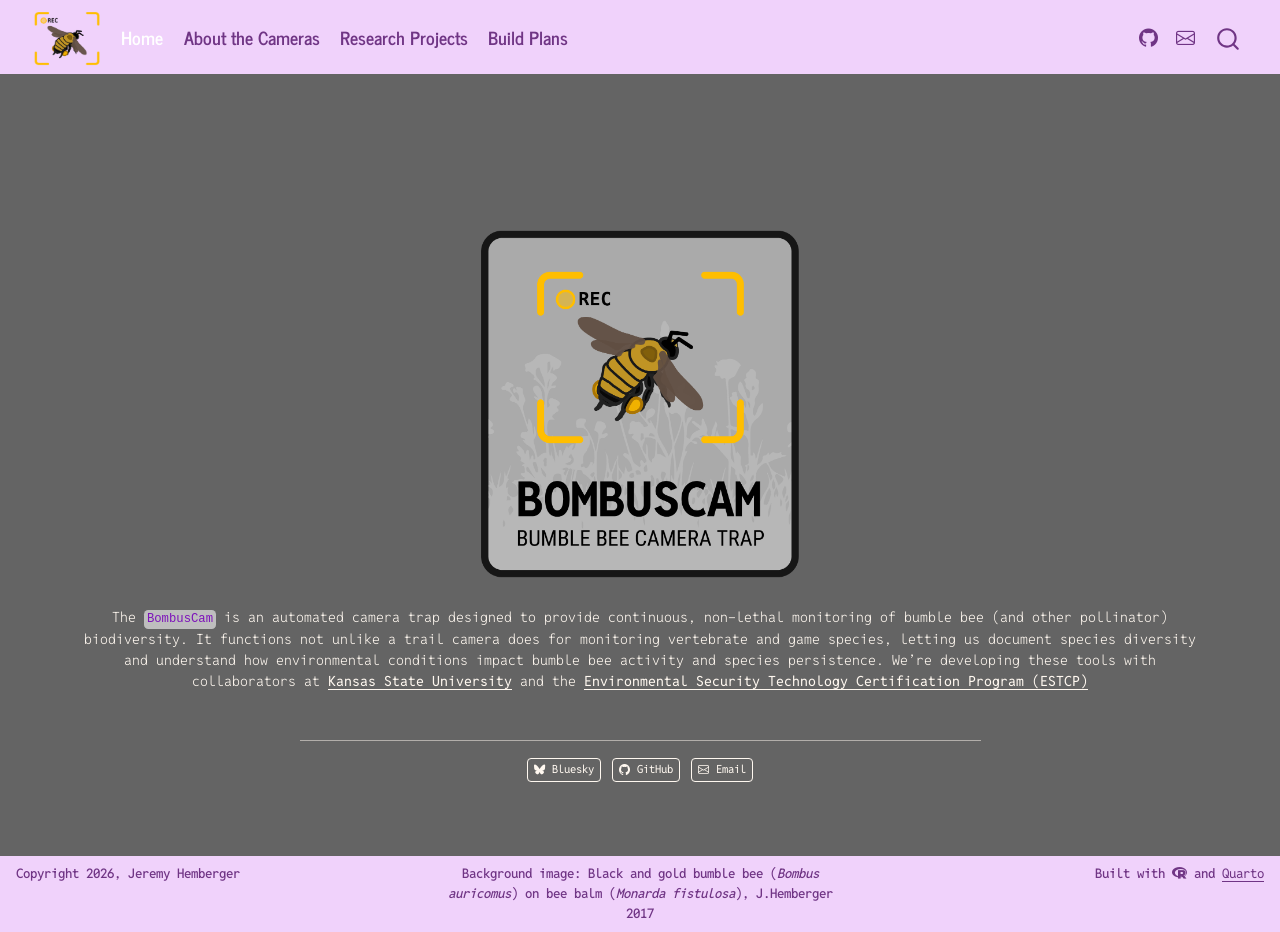
<file: docs/index.html>
<!DOCTYPE html>
<html xmlns="http://www.w3.org/1999/xhtml" lang="en" xml:lang="en"><head>

<meta charset="utf-8">
<meta name="generator" content="quarto-1.10.18">

<meta name="viewport" content="width=device-width, initial-scale=1.0, user-scalable=yes">


<title>The BombusCam</title>
<style>
/* Default styles provided by pandoc.
** See https://pandoc.org/MANUAL.html#variables-for-html for config info.
*/
span.smallcaps{font-variant: small-caps;}
div.columns{display: flex; gap: 1.5em;}
div.column{flex: auto;}
@media screen {
div.columns{gap: min(4vw, 1.5em);}
div.column{overflow-x: auto;}
}
div.hanging-indent{margin-left: 1.5em; text-indent: -1.5em;}
ul.task-list{list-style: none;}
ul.task-list li input[type="checkbox"] {
  width: 0.8em;
  margin: 0 0.8em 0.2em -1em; /* quarto-specific, see https://github.com/quarto-dev/quarto-cli/issues/4556 */ 
  vertical-align: middle;
}
</style>


<script src="site_libs/quarto-nav/quarto-nav.js"></script>
<script src="site_libs/quarto-nav/headroom.min.js"></script>
<script src="site_libs/clipboard/clipboard.min.js"></script>
<script src="site_libs/quarto-search/autocomplete.umd.js"></script>
<script src="site_libs/quarto-search/fuse.min.js"></script>
<script src="site_libs/quarto-search/quarto-search.js"></script>
<meta name="quarto:offset" content="./">
<script src="site_libs/quarto-html/quarto.js" type="module"></script>
<script src="site_libs/quarto-html/tabsets/tabsets.js" type="module"></script>
<script src="site_libs/quarto-html/popper.min.js"></script>
<script src="site_libs/quarto-html/tippy.umd.min.js"></script>
<link href="site_libs/quarto-html/tippy.css" rel="stylesheet">
<link href="site_libs/quarto-html/quarto-syntax-highlighting-64a204ab8560d761af7679ceaba22944.css" rel="stylesheet" id="quarto-text-highlighting-styles">
<script src="site_libs/bootstrap/bootstrap.min.js"></script>
<link href="site_libs/bootstrap/bootstrap-icons.css" rel="stylesheet">
<link href="site_libs/bootstrap/bootstrap-3cee8f82f10b450dd6a37354452c2d61.min.css" rel="stylesheet" append-hash="true" id="quarto-bootstrap" data-mode="light">
<link href="site_libs/quarto-contrib/fontawesome6-6.7.2/all.min.css" rel="stylesheet">
<link href="site_libs/quarto-contrib/fontawesome6-6.7.2/latex-fontsize.css" rel="stylesheet">
<script src="site_libs/quarto-contrib/iconify-3.0.0/iconify-icon.min.js"></script>
<script id="quarto-search-options" type="application/json">{
  "location": "navbar",
  "copy-button": false,
  "collapse-after": 3,
  "panel-placement": "end",
  "type": "overlay",
  "limit": 50,
  "keyboard-shortcut": [
    "f",
    "/",
    "s"
  ],
  "show-item-context": false,
  "language": {
    "search-no-results-text": "No results",
    "search-matching-documents-text": "matching documents",
    "search-copy-link-title": "Copy link to search",
    "search-hide-matches-text": "Hide additional matches",
    "search-more-match-text": "more match in this document",
    "search-more-matches-text": "more matches in this document",
    "search-clear-button-title": "Clear",
    "search-text-placeholder": "",
    "search-detached-cancel-button-title": "Cancel",
    "search-submit-button-title": "Submit",
    "search-label": "Search"
  }
}</script>


</head>

<body class="nav-fixed quarto-light">

<div id="quarto-search-results"></div>
  <header id="quarto-header" class="headroom fixed-top">
    <nav class="navbar navbar-expand-lg " data-bs-theme="dark">
      <div class="navbar-container container-fluid">
      <div class="navbar-brand-container mx-auto">
    <a href="./index.html" class="navbar-brand navbar-brand-logo">
    <img src="./media/bombus-navbar.png" alt="" class="navbar-logo light-content">
    <img src="./media/bombus-navbar.png" alt="" class="navbar-logo dark-content">
    </a>
  </div>
            <div id="quarto-search" class="" title="Search"></div>
          <button class="navbar-toggler" type="button" data-bs-toggle="collapse" data-bs-target="#navbarCollapse" aria-controls="navbarCollapse" role="menu" aria-expanded="false" aria-label="Toggle navigation" onclick="if (window.quartoToggleHeadroom) { window.quartoToggleHeadroom(); }">
  <span class="navbar-toggler-icon"></span>
</button>
          <div class="collapse navbar-collapse" id="navbarCollapse">
            <ul class="navbar-nav navbar-nav-scroll me-auto">
  <li class="nav-item">
    <a class="nav-link active" href="./index.html" aria-current="page"> 
<span class="menu-text">Home</span></a>
  </li>  
  <li class="nav-item">
    <a class="nav-link" href="./about.html"> 
<span class="menu-text">About the Cameras</span></a>
  </li>  
  <li class="nav-item">
    <a class="nav-link" href="./research.html"> 
<span class="menu-text">Research Projects</span></a>
  </li>  
  <li class="nav-item">
    <a class="nav-link" href="https://www.github.com/ibug-lab/bombuscam"> 
<span class="menu-text">Build Plans</span></a>
  </li>  
</ul>
            <ul class="navbar-nav navbar-nav-scroll ms-auto">
  <li class="nav-item">
    <a class="nav-link" href="https://bsky.app/profile/jhemberger.bsky.social" target="_blank"> 
<span class="menu-text"><iconify-icon role="img" inline="" icon="fa6-brands:bluesky" style="font-size: 1.1em;" aria-label="Icon bluesky from fa6-brands Iconify.design set." title="Bluesky"></iconify-icon></span></a>
  </li>  
  <li class="nav-item compact">
    <a class="nav-link" href="https://github.com/ibug-lab/bombuscam" target="_blank"> <i class="bi bi-github" role="img">
</i> 
<span class="menu-text"></span></a>
  </li>  
  <li class="nav-item compact">
    <a class="nav-link" href="mailto:jhemberg@umn.edu"> <i class="bi bi-envelope" role="img">
</i> 
<span class="menu-text"></span></a>
  </li>  
</ul>
          </div> <!-- /navcollapse -->
            <div class="quarto-navbar-tools">
</div>
      </div> <!-- /container-fluid -->
    </nav>
</header>
<!-- content -->
<div id="quarto-content" class="quarto-container page-columns page-rows-contents page-layout-full page-navbar">
<!-- sidebar -->
<!-- margin-sidebar -->
    
<!-- main -->
<div class="quarto-about-jolla column-page">
 <header id="title-block-header" class="quarto-title-block"></header><main class="content column-page" id="quarto-document-content">
<style>
  body {
  background-image: url("https://jhemberger.github.io/images/photography/insects/2018_GooseBumble-10.jpg");
  box-shadow: inset 0 0 0 1000px rgba(0,0,0,.6);
  background-size: cover;
  background-repeat: no-repeat;
  background-position: 60% center;
}
</style>
<p><img src="media/logos-stickers/bombuscam-sticker-tp.png" class="img-fluid" style="width:30.0%"></p>
<p class="white-text">
The <code>BombusCam</code> is an automated camera trap designed to provide continuous, non-lethal monitoring of bumble bee (and other pollinator) biodiversity. It functions not unlike a trail camera does for monitoring vertebrate and game species, letting us document species diversity and understand how environmental conditions impact bumble bee activity and species persistence. We’re developing these tools with collaborators at <a data-original-href="https://pollinatorlab.com/" href="https://pollinatorlab.com/" class="white-text">Kansas State University</a> and the <a data-original-href="https://serdp-estcp.mil/" href="https://serdp-estcp.mil/" class="white-text">Environmental Security Technology Certification Program (ESTCP)</a>
</p>


</main> 
  <hr class="about-sep">
   <div class="about-links">
  <a href="https://bsky.app/profile/jhemberger.bsky.social" class="about-link" rel="" target="">
    <i class="bi bi-bluesky"></i>
     <span class="about-link-text">Bluesky</span>
  </a>
  <a href="https://github.com/ibug-lab/bombuscam" class="about-link" rel="" target="">
    <i class="bi bi-github"></i>
     <span class="about-link-text">GitHub</span>
  </a>
  <a href="mailto:jhemberg@umn.edu" class="about-link" rel="" target="">
    <i class="bi bi-envelope"></i>
     <span class="about-link-text">Email</span>
  </a>
</div>
</div>
 <!-- /main -->
<script id="quarto-html-after-body" type="application/javascript">
  window.document.addEventListener("DOMContentLoaded", function (event) {
    const isCodeAnnotation = (el) => {
      for (const clz of el.classList) {
        if (clz.startsWith('code-annotation-')) {                     
          return true;
        }
      }
      return false;
    }
    const onCopySuccess = function(e) {
      // button target
      const button = e.trigger;
      // don't keep focus
      button.blur();
      // flash "checked"
      button.classList.add('code-copy-button-checked');
      var currentTitle = button.getAttribute("title");
      button.setAttribute("title", "Copied!");
      let tooltip;
      if (window.bootstrap) {
        button.setAttribute("data-bs-toggle", "tooltip");
        button.setAttribute("data-bs-placement", "left");
        button.setAttribute("data-bs-title", "Copied!");
        tooltip = new bootstrap.Tooltip(button, 
          { trigger: "manual", 
            customClass: "code-copy-button-tooltip",
            offset: [0, -8]});
        tooltip.show();    
      }
      setTimeout(function() {
        if (tooltip) {
          tooltip.hide();
          button.removeAttribute("data-bs-title");
          button.removeAttribute("data-bs-toggle");
          button.removeAttribute("data-bs-placement");
        }
        button.setAttribute("title", currentTitle);
        button.classList.remove('code-copy-button-checked');
      }, 1000);
      // clear code selection
      e.clearSelection();
    }
    const getTextToCopy = function(trigger) {
      const outerScaffold = trigger.parentElement.cloneNode(true);
      const codeEl = outerScaffold.querySelector('code');
      for (const childEl of codeEl.children) {
        if (isCodeAnnotation(childEl)) {
          childEl.remove();
        }
      }
      return codeEl.innerText;
    }
    const clipboard = new window.ClipboardJS('.code-copy-button:not([data-in-quarto-modal])', {
      text: getTextToCopy
    });
    clipboard.on('success', onCopySuccess);
    if (window.document.getElementById('quarto-embedded-source-code-modal')) {
      const clipboardModal = new window.ClipboardJS('.code-copy-button[data-in-quarto-modal]', {
        text: getTextToCopy,
        container: window.document.getElementById('quarto-embedded-source-code-modal')
      });
      clipboardModal.on('success', onCopySuccess);
    }
      var localhostRegex = new RegExp(/^(?:http|https):\/\/localhost\:?[0-9]*\//);
      var mailtoRegex = new RegExp(/^mailto:/);
        var filterRegex = new RegExp('/' + window.location.host + '/');
      var isInternal = (href) => {
          return filterRegex.test(href) || localhostRegex.test(href) || mailtoRegex.test(href);
      }
      // Inspect non-navigation links and adorn them if external
     var links = window.document.querySelectorAll('a[href]:not(.nav-link):not(.navbar-brand):not(.toc-action):not(.sidebar-link):not(.sidebar-item-toggle):not(.pagination-link):not(.no-external):not([aria-hidden]):not(.dropdown-item):not(.quarto-navigation-tool):not(.about-link)');
      for (var i=0; i<links.length; i++) {
        const link = links[i];
        if (!isInternal(link.href)) {
          // undo the damage that might have been done by quarto-nav.js in the case of
          // links that we want to consider external
          if (link.dataset.originalHref !== undefined) {
            link.href = link.dataset.originalHref;
          }
        }
      }
    function tippyHover(el, contentFn, onTriggerFn, onUntriggerFn) {
      const config = {
        allowHTML: true,
        maxWidth: 500,
        delay: 100,
        arrow: false,
        appendTo: function(el) {
            return el.parentElement;
        },
        interactive: true,
        interactiveBorder: 10,
        theme: 'quarto',
        placement: 'bottom-start',
      };
      if (contentFn) {
        config.content = contentFn;
      }
      if (onTriggerFn) {
        config.onTrigger = onTriggerFn;
      }
      if (onUntriggerFn) {
        config.onUntrigger = onUntriggerFn;
      }
      window.tippy(el, config); 
    }
    const noterefs = window.document.querySelectorAll('a[role="doc-noteref"]');
    for (var i=0; i<noterefs.length; i++) {
      const ref = noterefs[i];
      tippyHover(ref, function() {
        // use id or data attribute instead here
        let href = ref.getAttribute('data-footnote-href') || ref.getAttribute('href');
        try { href = new URL(href).hash; } catch {}
        const id = href.replace(/^#\/?/, "");
        const note = window.document.getElementById(id);
        if (note) {
          return note.innerHTML;
        } else {
          return "";
        }
      });
    }
    const xrefs = window.document.querySelectorAll('a.quarto-xref');
    const processXRef = (id, note) => {
      // Strip column container classes
      const stripColumnClz = (el) => {
        el.classList.remove("page-full", "page-columns");
        if (el.children) {
          for (const child of el.children) {
            stripColumnClz(child);
          }
        }
      }
      stripColumnClz(note)
      if (id === null || id.startsWith('sec-')) {
        // Special case sections, only their first couple elements
        const container = document.createElement("div");
        if (note.children && note.children.length > 2) {
          container.appendChild(note.children[0].cloneNode(true));
          for (let i = 1; i < note.children.length; i++) {
            const child = note.children[i];
            if (child.tagName === "P" && child.innerText === "") {
              continue;
            } else {
              container.appendChild(child.cloneNode(true));
              break;
            }
          }
          if (window.Quarto?.typesetMath) {
            window.Quarto.typesetMath(container);
          }
          return container.innerHTML
        } else {
          if (window.Quarto?.typesetMath) {
            window.Quarto.typesetMath(note);
          }
          return note.innerHTML;
        }
      } else {
        // Remove any anchor links if they are present
        const anchorLink = note.querySelector('a.anchorjs-link');
        if (anchorLink) {
          anchorLink.remove();
        }
        if (window.Quarto?.typesetMath) {
          window.Quarto.typesetMath(note);
        }
        if (note.classList.contains("callout")) {
          return note.outerHTML;
        } else {
          return note.innerHTML;
        }
      }
    }
    for (var i=0; i<xrefs.length; i++) {
      const xref = xrefs[i];
      tippyHover(xref, undefined, function(instance) {
        instance.disable();
        let url = xref.getAttribute('href');
        let hash = undefined; 
        if (url.startsWith('#')) {
          hash = url;
        } else {
          try { hash = new URL(url).hash; } catch {}
        }
        if (hash) {
          const id = hash.replace(/^#\/?/, "");
          const note = window.document.getElementById(id);
          if (note !== null) {
            try {
              const html = processXRef(id, note.cloneNode(true));
              instance.setContent(html);
            } finally {
              instance.enable();
              instance.show();
            }
          } else {
            // See if we can fetch this
            fetch(url.split('#')[0])
            .then(res => res.text())
            .then(html => {
              const parser = new DOMParser();
              const htmlDoc = parser.parseFromString(html, "text/html");
              const note = htmlDoc.getElementById(id);
              if (note !== null) {
                const html = processXRef(id, note);
                instance.setContent(html);
              } 
            }).finally(() => {
              instance.enable();
              instance.show();
            });
          }
        } else {
          // See if we can fetch a full url (with no hash to target)
          // This is a special case and we should probably do some content thinning / targeting
          fetch(url)
          .then(res => res.text())
          .then(html => {
            const parser = new DOMParser();
            const htmlDoc = parser.parseFromString(html, "text/html");
            const note = htmlDoc.querySelector('main.content');
            if (note !== null) {
              // This should only happen for chapter cross references
              // (since there is no id in the URL)
              // remove the first header
              if (note.children.length > 0 && note.children[0].tagName === "HEADER") {
                note.children[0].remove();
              }
              const html = processXRef(null, note);
              instance.setContent(html);
            } 
          }).finally(() => {
            instance.enable();
            instance.show();
          });
        }
      }, function(instance) {
      });
    }
        let selectedAnnoteEl;
        const selectorForAnnotation = ( cell, annotation) => {
          let cellAttr = 'data-code-cell="' + cell + '"';
          let lineAttr = 'data-code-annotation="' +  annotation + '"';
          const selector = 'span[' + cellAttr + '][' + lineAttr + ']';
          return selector;
        }
        const selectCodeLines = (annoteEl) => {
          const doc = window.document;
          const targetCell = annoteEl.getAttribute("data-target-cell");
          const targetAnnotation = annoteEl.getAttribute("data-target-annotation");
          const annoteSpan = window.document.querySelector(selectorForAnnotation(targetCell, targetAnnotation));
          const lines = annoteSpan.getAttribute("data-code-lines").split(",");
          const lineIds = lines.map((line) => {
            return targetCell + "-" + line;
          })
          let top = null;
          let height = null;
          let parent = null;
          if (lineIds.length > 0) {
              //compute the position of the single el (top and bottom and make a div)
              const el = window.document.getElementById(lineIds[0]);
              top = el.offsetTop;
              height = el.offsetHeight;
              parent = el.parentElement.parentElement;
            if (lineIds.length > 1) {
              const lastEl = window.document.getElementById(lineIds[lineIds.length - 1]);
              const bottom = lastEl.offsetTop + lastEl.offsetHeight;
              height = bottom - top;
            }
            if (top !== null && height !== null && parent !== null) {
              // cook up a div (if necessary) and position it 
              let div = window.document.getElementById("code-annotation-line-highlight");
              if (div === null) {
                div = window.document.createElement("div");
                div.setAttribute("id", "code-annotation-line-highlight");
                div.style.position = 'absolute';
                parent.appendChild(div);
              }
              div.style.top = top - 2 + "px";
              div.style.height = height + 4 + "px";
              div.style.left = 0;
              let gutterDiv = window.document.getElementById("code-annotation-line-highlight-gutter");
              if (gutterDiv === null) {
                gutterDiv = window.document.createElement("div");
                gutterDiv.setAttribute("id", "code-annotation-line-highlight-gutter");
                gutterDiv.style.position = 'absolute';
                const codeCell = window.document.getElementById(targetCell);
                const gutter = codeCell.querySelector('.code-annotation-gutter');
                gutter.appendChild(gutterDiv);
              }
              gutterDiv.style.top = top - 2 + "px";
              gutterDiv.style.height = height + 4 + "px";
            }
            selectedAnnoteEl = annoteEl;
          }
        };
        const unselectCodeLines = () => {
          const elementsIds = ["code-annotation-line-highlight", "code-annotation-line-highlight-gutter"];
          elementsIds.forEach((elId) => {
            const div = window.document.getElementById(elId);
            if (div) {
              div.remove();
            }
          });
          selectedAnnoteEl = undefined;
        };
          // Handle positioning of the toggle
      window.addEventListener(
        "resize",
        throttle(() => {
          elRect = undefined;
          if (selectedAnnoteEl) {
            selectCodeLines(selectedAnnoteEl);
          }
        }, 10)
      );
      function throttle(fn, ms) {
      let throttle = false;
      let timer;
        return (...args) => {
          if(!throttle) { // first call gets through
              fn.apply(this, args);
              throttle = true;
          } else { // all the others get throttled
              if(timer) clearTimeout(timer); // cancel #2
              timer = setTimeout(() => {
                fn.apply(this, args);
                timer = throttle = false;
              }, ms);
          }
        };
      }
        // Attach click handler to the DT
        const annoteDls = window.document.querySelectorAll('dt[data-target-cell]');
        for (const annoteDlNode of annoteDls) {
          annoteDlNode.addEventListener('click', (event) => {
            const clickedEl = event.target;
            if (clickedEl !== selectedAnnoteEl) {
              unselectCodeLines();
              const activeEl = window.document.querySelector('dt[data-target-cell].code-annotation-active');
              if (activeEl) {
                activeEl.classList.remove('code-annotation-active');
              }
              selectCodeLines(clickedEl);
              clickedEl.classList.add('code-annotation-active');
            } else {
              // Unselect the line
              unselectCodeLines();
              clickedEl.classList.remove('code-annotation-active');
            }
          });
        }
    const findCites = (el) => {
      const parentEl = el.parentElement;
      if (parentEl) {
        const cites = parentEl.dataset.cites;
        if (cites) {
          return {
            el,
            cites: cites.split(' ')
          };
        } else {
          return findCites(el.parentElement)
        }
      } else {
        return undefined;
      }
    };
    var bibliorefs = window.document.querySelectorAll('a[role="doc-biblioref"]');
    for (var i=0; i<bibliorefs.length; i++) {
      const ref = bibliorefs[i];
      const citeInfo = findCites(ref);
      if (citeInfo) {
        tippyHover(citeInfo.el, function() {
          var popup = window.document.createElement('div');
          citeInfo.cites.forEach(function(cite) {
            var citeDiv = window.document.createElement('div');
            citeDiv.classList.add('hanging-indent');
            citeDiv.classList.add('csl-entry');
            var biblioDiv = window.document.getElementById('ref-' + cite);
            if (biblioDiv) {
              citeDiv.innerHTML = biblioDiv.innerHTML;
            }
            popup.appendChild(citeDiv);
          });
          return popup.innerHTML;
        });
      }
    }
  });
  </script>
</div> <!-- /content -->
<footer class="footer">
  <div class="nav-footer">
    <div class="nav-footer-left">
<p>Copyright 2026, Jeremy Hemberger</p>
</div>   
    <div class="nav-footer-center">
<p>Background image: Black and gold bumble bee (<i>Bombus auricomus</i>) on bee balm (<i>Monarda fistulosa</i>), J.Hemberger 2017</p>
</div>
    <div class="nav-footer-right">
<p>Built with <a href="https://www.r-project.org/about.html" target="_blank"><i class="fa-brands fa-r-project" title="R Project" aria-label="r-project"></i></a> and <a href="https://quarto.org/" target="_blank">Quarto</a></p>
</div>
  </div>
</footer>




</body></html>
</file>
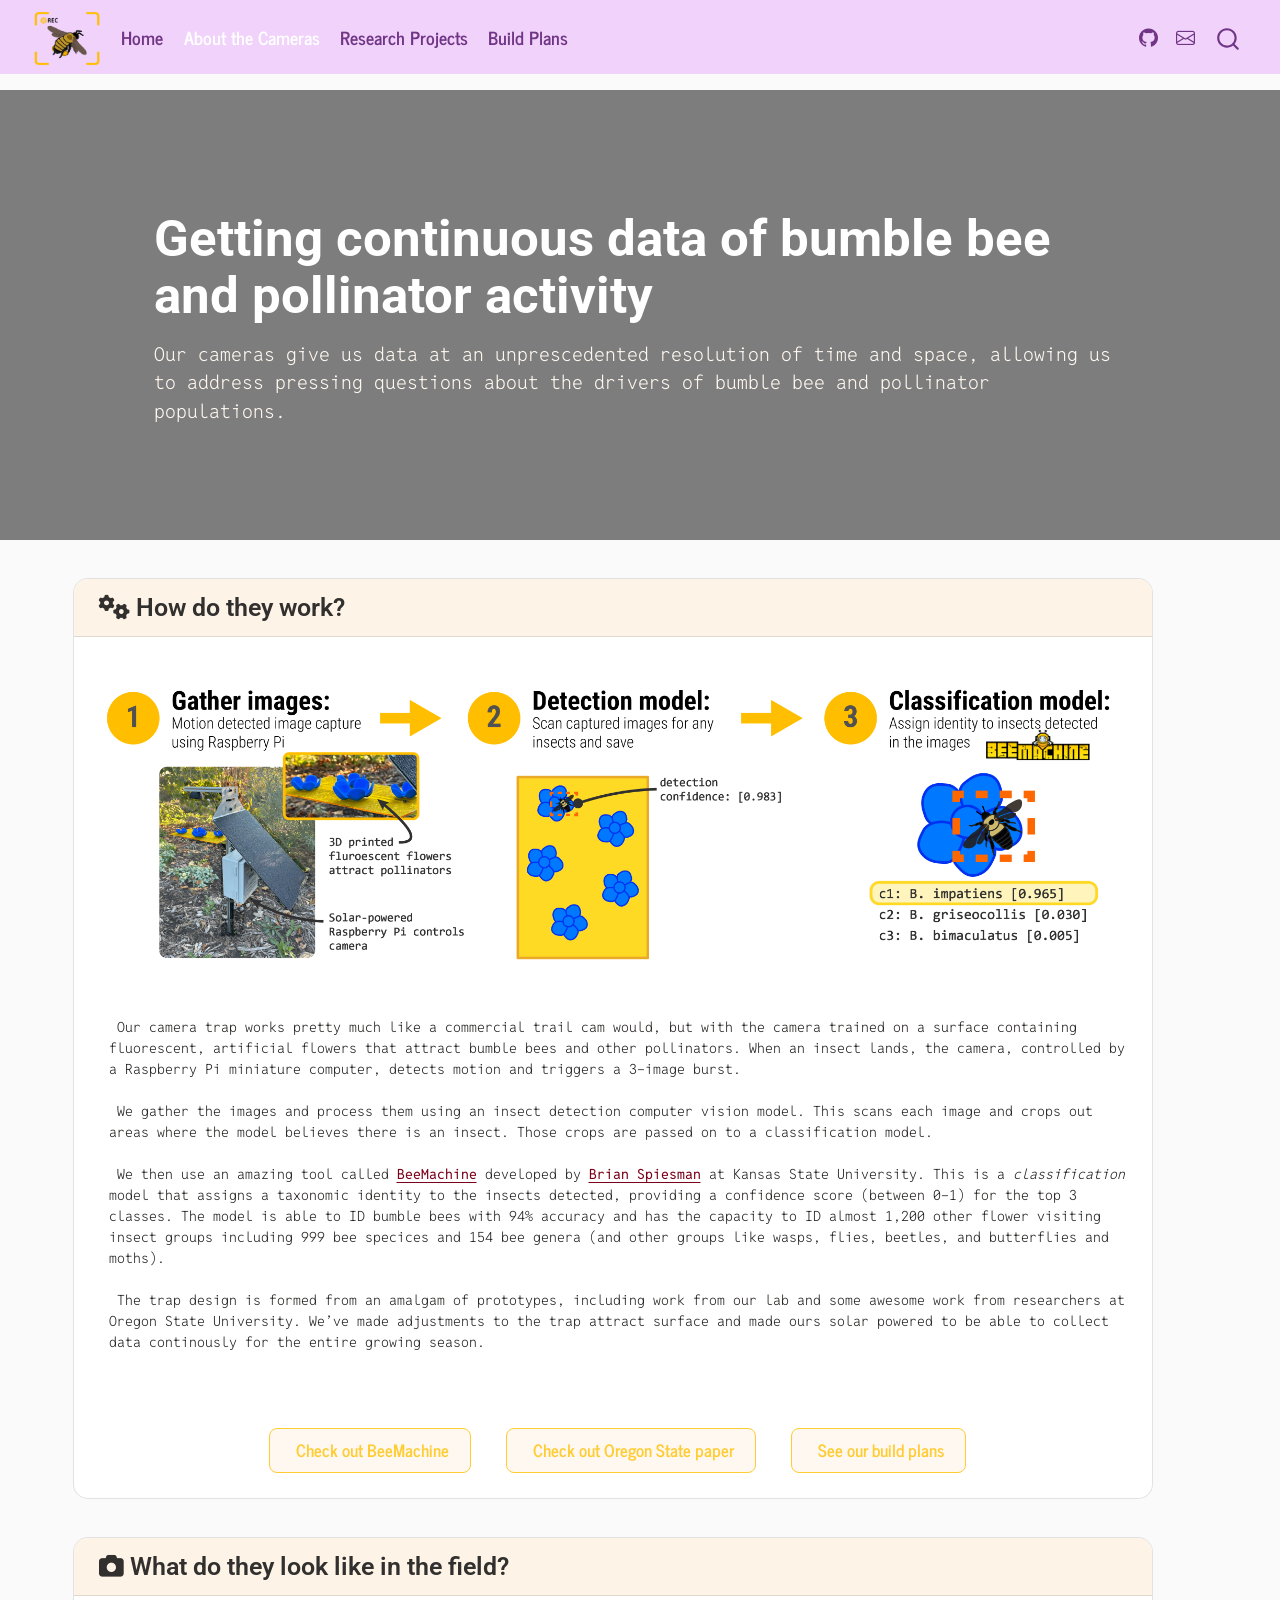
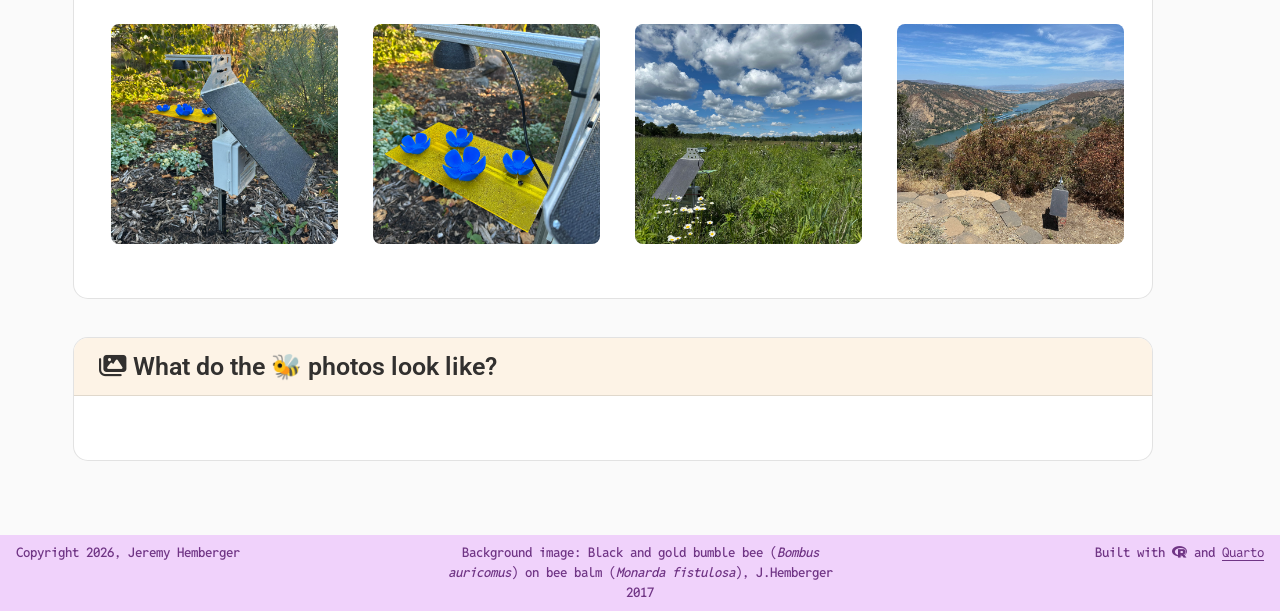
<file: docs/about.html>
<!DOCTYPE html>
<html xmlns="http://www.w3.org/1999/xhtml" lang="en" xml:lang="en"><head>

<meta charset="utf-8">
<meta name="generator" content="quarto-1.10.18">

<meta name="viewport" content="width=device-width, initial-scale=1.0, user-scalable=yes">


<title>about – The BombusCam</title>
<style>
/* Default styles provided by pandoc.
** See https://pandoc.org/MANUAL.html#variables-for-html for config info.
*/
span.smallcaps{font-variant: small-caps;}
div.columns{display: flex; gap: 1.5em;}
div.column{flex: auto;}
@media screen {
div.columns{gap: min(4vw, 1.5em);}
div.column{overflow-x: auto;}
}
div.hanging-indent{margin-left: 1.5em; text-indent: -1.5em;}
ul.task-list{list-style: none;}
ul.task-list li input[type="checkbox"] {
  width: 0.8em;
  margin: 0 0.8em 0.2em -1em; /* quarto-specific, see https://github.com/quarto-dev/quarto-cli/issues/4556 */ 
  vertical-align: middle;
}
</style>


<script src="site_libs/quarto-nav/quarto-nav.js"></script>
<script src="site_libs/quarto-nav/headroom.min.js"></script>
<script src="site_libs/clipboard/clipboard.min.js"></script>
<script src="site_libs/quarto-search/autocomplete.umd.js"></script>
<script src="site_libs/quarto-search/fuse.min.js"></script>
<script src="site_libs/quarto-search/quarto-search.js"></script>
<meta name="quarto:offset" content="./">
<script src="site_libs/quarto-html/quarto.js" type="module"></script>
<script src="site_libs/quarto-html/tabsets/tabsets.js" type="module"></script>
<script src="site_libs/quarto-html/popper.min.js"></script>
<script src="site_libs/quarto-html/tippy.umd.min.js"></script>
<script src="site_libs/quarto-html/anchor.min.js"></script>
<link href="site_libs/quarto-html/tippy.css" rel="stylesheet">
<link href="site_libs/quarto-html/quarto-syntax-highlighting-64a204ab8560d761af7679ceaba22944.css" rel="stylesheet" id="quarto-text-highlighting-styles">
<script src="site_libs/bootstrap/bootstrap.min.js"></script>
<link href="site_libs/bootstrap/bootstrap-icons.css" rel="stylesheet">
<link href="site_libs/bootstrap/bootstrap-3cee8f82f10b450dd6a37354452c2d61.min.css" rel="stylesheet" append-hash="true" id="quarto-bootstrap" data-mode="light">
<link href="site_libs/quarto-contrib/fontawesome6-6.7.2/all.min.css" rel="stylesheet">
<link href="site_libs/quarto-contrib/fontawesome6-6.7.2/latex-fontsize.css" rel="stylesheet">
<script src="site_libs/quarto-contrib/iconify-3.0.0/iconify-icon.min.js"></script>
<script src="site_libs/quarto-contrib/glightbox/glightbox.min.js"></script>
<link href="site_libs/quarto-contrib/glightbox/glightbox.min.css" rel="stylesheet">
<link href="site_libs/quarto-contrib/glightbox/lightbox.css" rel="stylesheet">
<script id="quarto-search-options" type="application/json">{
  "location": "navbar",
  "copy-button": false,
  "collapse-after": 3,
  "panel-placement": "end",
  "type": "overlay",
  "limit": 50,
  "keyboard-shortcut": [
    "f",
    "/",
    "s"
  ],
  "show-item-context": false,
  "language": {
    "search-no-results-text": "No results",
    "search-matching-documents-text": "matching documents",
    "search-copy-link-title": "Copy link to search",
    "search-hide-matches-text": "Hide additional matches",
    "search-more-match-text": "more match in this document",
    "search-more-matches-text": "more matches in this document",
    "search-clear-button-title": "Clear",
    "search-text-placeholder": "",
    "search-detached-cancel-button-title": "Cancel",
    "search-submit-button-title": "Submit",
    "search-label": "Search"
  }
}</script>


</head>

<body class="nav-fixed quarto-light">

<div id="quarto-search-results"></div>
  <header id="quarto-header" class="headroom fixed-top">
    <nav class="navbar navbar-expand-lg " data-bs-theme="dark">
      <div class="navbar-container container-fluid">
      <div class="navbar-brand-container mx-auto">
    <a href="./index.html" class="navbar-brand navbar-brand-logo">
    <img src="./media/bombus-navbar.png" alt="" class="navbar-logo light-content">
    <img src="./media/bombus-navbar.png" alt="" class="navbar-logo dark-content">
    </a>
  </div>
            <div id="quarto-search" class="" title="Search"></div>
          <button class="navbar-toggler" type="button" data-bs-toggle="collapse" data-bs-target="#navbarCollapse" aria-controls="navbarCollapse" role="menu" aria-expanded="false" aria-label="Toggle navigation" onclick="if (window.quartoToggleHeadroom) { window.quartoToggleHeadroom(); }">
  <span class="navbar-toggler-icon"></span>
</button>
          <div class="collapse navbar-collapse" id="navbarCollapse">
            <ul class="navbar-nav navbar-nav-scroll me-auto">
  <li class="nav-item">
    <a class="nav-link" href="./index.html"> 
<span class="menu-text">Home</span></a>
  </li>  
  <li class="nav-item">
    <a class="nav-link active" href="./about.html" aria-current="page"> 
<span class="menu-text">About the Cameras</span></a>
  </li>  
  <li class="nav-item">
    <a class="nav-link" href="./research.html"> 
<span class="menu-text">Research Projects</span></a>
  </li>  
  <li class="nav-item">
    <a class="nav-link" href="https://www.github.com/ibug-lab/bombuscam"> 
<span class="menu-text">Build Plans</span></a>
  </li>  
</ul>
            <ul class="navbar-nav navbar-nav-scroll ms-auto">
  <li class="nav-item">
    <a class="nav-link" href="https://bsky.app/profile/jhemberger.bsky.social" target="_blank"> 
<span class="menu-text"><iconify-icon role="img" inline="" icon="fa6-brands:bluesky" style="font-size: 1.1em;" aria-label="Icon bluesky from fa6-brands Iconify.design set." title="Bluesky"></iconify-icon></span></a>
  </li>  
  <li class="nav-item compact">
    <a class="nav-link" href="https://github.com/ibug-lab/bombuscam" target="_blank"> <i class="bi bi-github" role="img">
</i> 
<span class="menu-text"></span></a>
  </li>  
  <li class="nav-item compact">
    <a class="nav-link" href="mailto:jhemberg@umn.edu"> <i class="bi bi-envelope" role="img">
</i> 
<span class="menu-text"></span></a>
  </li>  
</ul>
          </div> <!-- /navcollapse -->
            <div class="quarto-navbar-tools">
</div>
      </div> <!-- /container-fluid -->
    </nav>
</header>
<!-- content -->
<div id="quarto-content" class="quarto-container page-columns page-rows-contents page-layout-full page-navbar">
<!-- sidebar -->
<!-- margin-sidebar -->
    
<!-- main -->
<main class="content column-page" id="quarto-document-content"><header id="title-block-header" class="quarto-title-block"></header>




<div class="video-hero">
<video autoplay="" loop="" muted="" playsinline="">
  <source src="media/about/bumbles.mov" type="video/quicktime">
  Your browser does not support the video tag.
</video>
<div class="hero-overlay"></div>
<section id="getting-continuous-data-of-bumble-bee-and-pollinator-activity" class="level1 hero-content">
<h1>Getting continuous data of bumble bee and pollinator activity</h1>
<p class="white-text">
Our cameras give us data at an unprescedented resolution of time and space, allowing us to address pressing questions about the drivers of bumble bee and pollinator populations.
</p>
</section>
</div>
<p><br></p>
<div class="research-callout1">
<section id="b58fc729-690b-4000-b19f-365a4093b2ff7b7b3c206661206765617273203e7d7d-how-do-they-work" class="level3 callout-header">
<h3 class="anchored" data-anchor-id="b58fc729-690b-4000-b19f-365a4093b2ff7b7b3c206661206765617273203e7d7d-how-do-they-work"><i class="fa-solid fa-gears" aria-label="gears"></i> How do they work?</h3>
</section>
<p><br></p>
<div class="quarto-figure quarto-figure-center">
<figure class="figure">
<p><img src="media/about/bombuscam-schematic.png" class="img-fluid quarto-figure quarto-figure-center figure-img" style="width:95.0%"></p>
</figure>
</div>
<div class="callout-body">
<p><iconify-icon role="img" inline="" icon="fluent:number-circle-1-16-regular" style="font-size: 1.75em;" aria-label="Icon number-circle-1-16-regular from fluent Iconify.design set." title="Icon number-circle-1-16-regular from fluent Iconify.design set."></iconify-icon> Our camera trap works pretty much like a commercial trail cam would, but with the camera trained on a surface containing fluorescent, artificial flowers that attract bumble bees and other pollinators. When an insect lands, the camera, controlled by a Raspberry Pi miniature computer, detects motion and triggers a 3-image burst.</p>
<p><br></p>
<p><iconify-icon role="img" inline="" icon="fluent:number-circle-2-16-regular" style="font-size: 1.75em;" aria-label="Icon number-circle-2-16-regular from fluent Iconify.design set." title="Icon number-circle-2-16-regular from fluent Iconify.design set."></iconify-icon> We gather the images and process them using an insect detection computer vision model. This scans each image and crops out areas where the model believes there is an insect. Those crops are passed on to a classification model.</p>
<p><br></p>
<p><iconify-icon role="img" inline="" icon="fluent:number-circle-3-16-regular" style="font-size: 1.75em;" aria-label="Icon number-circle-3-16-regular from fluent Iconify.design set." title="Icon number-circle-3-16-regular from fluent Iconify.design set."></iconify-icon> We then use an amazing tool called <a href="https://www.beemachine.ai/">BeeMachine</a> developed by <a href="pollinatorlab.com">Brian Spiesman</a> at Kansas State University. This is a <em>classification</em> model that assigns a taxonomic identity to the insects detected, providing a confidence score (between 0-1) for the top 3 classes. The model is able to ID bumble bees with 94% accuracy and has the capacity to ID almost 1,200 other flower visiting insect groups including 999 bee specices and 154 bee genera (and other groups like wasps, flies, beetles, and butterflies and moths).</p>
<p><br></p>
<p><iconify-icon role="img" inline="" icon="clarity:design-line" style="font-size: 1.75em;" aria-label="Icon design-line from clarity Iconify.design set." title="Icon design-line from clarity Iconify.design set."></iconify-icon> The trap design is formed from an amalgam of prototypes, including work from our lab and some awesome work from researchers at Oregon State University. We’ve made adjustments to the trap attract surface and made ours solar powered to be able to collect data continously for the entire growing season.</p>
</div>
<div class="callout-body button-row">
<p><a href="https://www.beemachine.ai/" class="btn btn-primary" role="button"><iconify-icon role="img" inline="" icon="lucide-lab:bee" style="font-size: 1.5em;" aria-label="Icon bee from lucide-lab Iconify.design set." title="Icon bee from lucide-lab Iconify.design set."></iconify-icon> Check out BeeMachine</a></p>
<p><a href="https://zslpublications.onlinelibrary.wiley.com/doi/10.1002/rse2.70091" class="btn btn-primary" role="button"><iconify-icon role="img" inline="" icon="fluent-mdl2:script" style="font-size: 1.5em;" aria-label="Icon script from fluent-mdl2 Iconify.design set." title="Icon script from fluent-mdl2 Iconify.design set."></iconify-icon> Check out Oregon State paper</a></p>
<p><a href="https://github.com/ibug-lab/bombuscam" class="btn btn-primary" role="button"><iconify-icon role="img" inline="" icon="cib:github" style="font-size: 1.5em;" aria-label="Icon github from cib Iconify.design set." title="Icon github from cib Iconify.design set."></iconify-icon> See our build plans</a></p>
</div>
</div>
<p><br></p>
<div class="research-callout1">
<section id="b58fc729-690b-4000-b19f-365a4093b2ff7b7b3c2066612063616d657261203e7d7d-what-do-they-look-like-in-the-field" class="level3 callout-header">
<h3 class="anchored" data-anchor-id="b58fc729-690b-4000-b19f-365a4093b2ff7b7b3c2066612063616d657261203e7d7d-what-do-they-look-like-in-the-field"><i class="fa-solid fa-camera" aria-label="camera"></i> What do they look like in the field?</h3>
</section>
<div class="callout-body">
<div class="quarto-layout-panel" data-layout="[1,1,1,1]">
<div class="quarto-layout-row">
<div class="quarto-layout-cell" style="flex-basis: 25.0%;justify-content: center;">
<p><a href="./media/about/trap-closeup.jpeg" class="lightbox" data-glightbox="description: .lightbox-desc-1;" data-gallery="quarto-lightbox-gallery-1"><img src="./media/about/trap-closeup.jpeg" class="uniform-gallery img-fluid"></a></p>
</div>
<div class="quarto-layout-cell" style="flex-basis: 25.0%;justify-content: center;">
<p><a href="./media/about/new-platform.jpeg" class="lightbox" data-glightbox="description: .lightbox-desc-2;" data-gallery="quarto-lightbox-gallery-2"><img src="./media/about/new-platform.jpeg" class="uniform-gallery img-fluid"></a></p>
</div>
<div class="quarto-layout-cell" style="flex-basis: 25.0%;justify-content: center;">
<p><a href="./media/about/cedarcrk-bombuscam.jpeg" class="lightbox" data-glightbox="description: .lightbox-desc-3;" data-gallery="quarto-lightbox-gallery-3"><img src="./media/about/cedarcrk-bombuscam.jpeg" class="uniform-gallery img-fluid"></a></p>
</div>
<div class="quarto-layout-cell" style="flex-basis: 25.0%;justify-content: center;">
<p><a href="./media/about/quail-bombuscam.jpeg" class="lightbox" data-glightbox="description: .lightbox-desc-4;" data-gallery="quarto-lightbox-gallery-4"><img src="./media/about/quail-bombuscam.jpeg" class="uniform-gallery img-fluid"></a></p>
</div>
</div>
</div>
</div>
</div>
<p><br></p>
<div class="research-callout1">
<section id="b58fc729-690b-4000-b19f-365a4093b2ff7b7b3c20666120696d61676573203e7d7d-what-do-the-photos-look-like" class="level3 callout-header">
<h3 class="anchored" data-anchor-id="b58fc729-690b-4000-b19f-365a4093b2ff7b7b3c20666120696d61676573203e7d7d-what-do-the-photos-look-like"><i class="fa-solid fa-images" aria-label="images"></i> What do the 🐝 photos look like?</h3>
</section>
<div class="callout-body">
<div class="quarto-layout-panel" data-layout="[1,1,1,1]">

</div>
</div>
</div>


<div class="hidden" aria-hidden="true">
<div class="glightbox-desc lightbox-desc-1">
<p>BombusCam deployed at the University of Minnesota for testing.</p>
</div>
<div class="glightbox-desc lightbox-desc-2">
<p>Closeup of the trap surface with 3D printed fluorescent flowers. These ‘glow’ under UV light and serve to attract specifically bumble bees.</p>
</div>
<div class="glightbox-desc lightbox-desc-3">
<p>BombusCam deployed at Cedar Creek Reserve in conjunction with EEB researchers to investigate impacts of air quality on pollinator activity.</p>
</div>
<div class="glightbox-desc lightbox-desc-4">
<p>BombusCam deployed at Quail Ridge Reserve overlooking Lake Berryessa outside of Winters, CA – part of the UC Reserve system.</p>
</div>
</div>

</main> <!-- /main -->
<script id="quarto-html-after-body" type="application/javascript">
  window.document.addEventListener("DOMContentLoaded", function (event) {
    const icon = "";
    const anchorJS = new window.AnchorJS();
    anchorJS.options = {
      placement: 'right',
      icon: icon
    };
    anchorJS.add('.anchored');
    const isCodeAnnotation = (el) => {
      for (const clz of el.classList) {
        if (clz.startsWith('code-annotation-')) {                     
          return true;
        }
      }
      return false;
    }
    const onCopySuccess = function(e) {
      // button target
      const button = e.trigger;
      // don't keep focus
      button.blur();
      // flash "checked"
      button.classList.add('code-copy-button-checked');
      var currentTitle = button.getAttribute("title");
      button.setAttribute("title", "Copied!");
      let tooltip;
      if (window.bootstrap) {
        button.setAttribute("data-bs-toggle", "tooltip");
        button.setAttribute("data-bs-placement", "left");
        button.setAttribute("data-bs-title", "Copied!");
        tooltip = new bootstrap.Tooltip(button, 
          { trigger: "manual", 
            customClass: "code-copy-button-tooltip",
            offset: [0, -8]});
        tooltip.show();    
      }
      setTimeout(function() {
        if (tooltip) {
          tooltip.hide();
          button.removeAttribute("data-bs-title");
          button.removeAttribute("data-bs-toggle");
          button.removeAttribute("data-bs-placement");
        }
        button.setAttribute("title", currentTitle);
        button.classList.remove('code-copy-button-checked');
      }, 1000);
      // clear code selection
      e.clearSelection();
    }
    const getTextToCopy = function(trigger) {
      const outerScaffold = trigger.parentElement.cloneNode(true);
      const codeEl = outerScaffold.querySelector('code');
      for (const childEl of codeEl.children) {
        if (isCodeAnnotation(childEl)) {
          childEl.remove();
        }
      }
      return codeEl.innerText;
    }
    const clipboard = new window.ClipboardJS('.code-copy-button:not([data-in-quarto-modal])', {
      text: getTextToCopy
    });
    clipboard.on('success', onCopySuccess);
    if (window.document.getElementById('quarto-embedded-source-code-modal')) {
      const clipboardModal = new window.ClipboardJS('.code-copy-button[data-in-quarto-modal]', {
        text: getTextToCopy,
        container: window.document.getElementById('quarto-embedded-source-code-modal')
      });
      clipboardModal.on('success', onCopySuccess);
    }
      var localhostRegex = new RegExp(/^(?:http|https):\/\/localhost\:?[0-9]*\//);
      var mailtoRegex = new RegExp(/^mailto:/);
        var filterRegex = new RegExp('/' + window.location.host + '/');
      var isInternal = (href) => {
          return filterRegex.test(href) || localhostRegex.test(href) || mailtoRegex.test(href);
      }
      // Inspect non-navigation links and adorn them if external
     var links = window.document.querySelectorAll('a[href]:not(.nav-link):not(.navbar-brand):not(.toc-action):not(.sidebar-link):not(.sidebar-item-toggle):not(.pagination-link):not(.no-external):not([aria-hidden]):not(.dropdown-item):not(.quarto-navigation-tool):not(.about-link)');
      for (var i=0; i<links.length; i++) {
        const link = links[i];
        if (!isInternal(link.href)) {
          // undo the damage that might have been done by quarto-nav.js in the case of
          // links that we want to consider external
          if (link.dataset.originalHref !== undefined) {
            link.href = link.dataset.originalHref;
          }
        }
      }
    function tippyHover(el, contentFn, onTriggerFn, onUntriggerFn) {
      const config = {
        allowHTML: true,
        maxWidth: 500,
        delay: 100,
        arrow: false,
        appendTo: function(el) {
            return el.parentElement;
        },
        interactive: true,
        interactiveBorder: 10,
        theme: 'quarto',
        placement: 'bottom-start',
      };
      if (contentFn) {
        config.content = contentFn;
      }
      if (onTriggerFn) {
        config.onTrigger = onTriggerFn;
      }
      if (onUntriggerFn) {
        config.onUntrigger = onUntriggerFn;
      }
      window.tippy(el, config); 
    }
    const noterefs = window.document.querySelectorAll('a[role="doc-noteref"]');
    for (var i=0; i<noterefs.length; i++) {
      const ref = noterefs[i];
      tippyHover(ref, function() {
        // use id or data attribute instead here
        let href = ref.getAttribute('data-footnote-href') || ref.getAttribute('href');
        try { href = new URL(href).hash; } catch {}
        const id = href.replace(/^#\/?/, "");
        const note = window.document.getElementById(id);
        if (note) {
          return note.innerHTML;
        } else {
          return "";
        }
      });
    }
    const xrefs = window.document.querySelectorAll('a.quarto-xref');
    const processXRef = (id, note) => {
      // Strip column container classes
      const stripColumnClz = (el) => {
        el.classList.remove("page-full", "page-columns");
        if (el.children) {
          for (const child of el.children) {
            stripColumnClz(child);
          }
        }
      }
      stripColumnClz(note)
      if (id === null || id.startsWith('sec-')) {
        // Special case sections, only their first couple elements
        const container = document.createElement("div");
        if (note.children && note.children.length > 2) {
          container.appendChild(note.children[0].cloneNode(true));
          for (let i = 1; i < note.children.length; i++) {
            const child = note.children[i];
            if (child.tagName === "P" && child.innerText === "") {
              continue;
            } else {
              container.appendChild(child.cloneNode(true));
              break;
            }
          }
          if (window.Quarto?.typesetMath) {
            window.Quarto.typesetMath(container);
          }
          return container.innerHTML
        } else {
          if (window.Quarto?.typesetMath) {
            window.Quarto.typesetMath(note);
          }
          return note.innerHTML;
        }
      } else {
        // Remove any anchor links if they are present
        const anchorLink = note.querySelector('a.anchorjs-link');
        if (anchorLink) {
          anchorLink.remove();
        }
        if (window.Quarto?.typesetMath) {
          window.Quarto.typesetMath(note);
        }
        if (note.classList.contains("callout")) {
          return note.outerHTML;
        } else {
          return note.innerHTML;
        }
      }
    }
    for (var i=0; i<xrefs.length; i++) {
      const xref = xrefs[i];
      tippyHover(xref, undefined, function(instance) {
        instance.disable();
        let url = xref.getAttribute('href');
        let hash = undefined; 
        if (url.startsWith('#')) {
          hash = url;
        } else {
          try { hash = new URL(url).hash; } catch {}
        }
        if (hash) {
          const id = hash.replace(/^#\/?/, "");
          const note = window.document.getElementById(id);
          if (note !== null) {
            try {
              const html = processXRef(id, note.cloneNode(true));
              instance.setContent(html);
            } finally {
              instance.enable();
              instance.show();
            }
          } else {
            // See if we can fetch this
            fetch(url.split('#')[0])
            .then(res => res.text())
            .then(html => {
              const parser = new DOMParser();
              const htmlDoc = parser.parseFromString(html, "text/html");
              const note = htmlDoc.getElementById(id);
              if (note !== null) {
                const html = processXRef(id, note);
                instance.setContent(html);
              } 
            }).finally(() => {
              instance.enable();
              instance.show();
            });
          }
        } else {
          // See if we can fetch a full url (with no hash to target)
          // This is a special case and we should probably do some content thinning / targeting
          fetch(url)
          .then(res => res.text())
          .then(html => {
            const parser = new DOMParser();
            const htmlDoc = parser.parseFromString(html, "text/html");
            const note = htmlDoc.querySelector('main.content');
            if (note !== null) {
              // This should only happen for chapter cross references
              // (since there is no id in the URL)
              // remove the first header
              if (note.children.length > 0 && note.children[0].tagName === "HEADER") {
                note.children[0].remove();
              }
              const html = processXRef(null, note);
              instance.setContent(html);
            } 
          }).finally(() => {
            instance.enable();
            instance.show();
          });
        }
      }, function(instance) {
      });
    }
        let selectedAnnoteEl;
        const selectorForAnnotation = ( cell, annotation) => {
          let cellAttr = 'data-code-cell="' + cell + '"';
          let lineAttr = 'data-code-annotation="' +  annotation + '"';
          const selector = 'span[' + cellAttr + '][' + lineAttr + ']';
          return selector;
        }
        const selectCodeLines = (annoteEl) => {
          const doc = window.document;
          const targetCell = annoteEl.getAttribute("data-target-cell");
          const targetAnnotation = annoteEl.getAttribute("data-target-annotation");
          const annoteSpan = window.document.querySelector(selectorForAnnotation(targetCell, targetAnnotation));
          const lines = annoteSpan.getAttribute("data-code-lines").split(",");
          const lineIds = lines.map((line) => {
            return targetCell + "-" + line;
          })
          let top = null;
          let height = null;
          let parent = null;
          if (lineIds.length > 0) {
              //compute the position of the single el (top and bottom and make a div)
              const el = window.document.getElementById(lineIds[0]);
              top = el.offsetTop;
              height = el.offsetHeight;
              parent = el.parentElement.parentElement;
            if (lineIds.length > 1) {
              const lastEl = window.document.getElementById(lineIds[lineIds.length - 1]);
              const bottom = lastEl.offsetTop + lastEl.offsetHeight;
              height = bottom - top;
            }
            if (top !== null && height !== null && parent !== null) {
              // cook up a div (if necessary) and position it 
              let div = window.document.getElementById("code-annotation-line-highlight");
              if (div === null) {
                div = window.document.createElement("div");
                div.setAttribute("id", "code-annotation-line-highlight");
                div.style.position = 'absolute';
                parent.appendChild(div);
              }
              div.style.top = top - 2 + "px";
              div.style.height = height + 4 + "px";
              div.style.left = 0;
              let gutterDiv = window.document.getElementById("code-annotation-line-highlight-gutter");
              if (gutterDiv === null) {
                gutterDiv = window.document.createElement("div");
                gutterDiv.setAttribute("id", "code-annotation-line-highlight-gutter");
                gutterDiv.style.position = 'absolute';
                const codeCell = window.document.getElementById(targetCell);
                const gutter = codeCell.querySelector('.code-annotation-gutter');
                gutter.appendChild(gutterDiv);
              }
              gutterDiv.style.top = top - 2 + "px";
              gutterDiv.style.height = height + 4 + "px";
            }
            selectedAnnoteEl = annoteEl;
          }
        };
        const unselectCodeLines = () => {
          const elementsIds = ["code-annotation-line-highlight", "code-annotation-line-highlight-gutter"];
          elementsIds.forEach((elId) => {
            const div = window.document.getElementById(elId);
            if (div) {
              div.remove();
            }
          });
          selectedAnnoteEl = undefined;
        };
          // Handle positioning of the toggle
      window.addEventListener(
        "resize",
        throttle(() => {
          elRect = undefined;
          if (selectedAnnoteEl) {
            selectCodeLines(selectedAnnoteEl);
          }
        }, 10)
      );
      function throttle(fn, ms) {
      let throttle = false;
      let timer;
        return (...args) => {
          if(!throttle) { // first call gets through
              fn.apply(this, args);
              throttle = true;
          } else { // all the others get throttled
              if(timer) clearTimeout(timer); // cancel #2
              timer = setTimeout(() => {
                fn.apply(this, args);
                timer = throttle = false;
              }, ms);
          }
        };
      }
        // Attach click handler to the DT
        const annoteDls = window.document.querySelectorAll('dt[data-target-cell]');
        for (const annoteDlNode of annoteDls) {
          annoteDlNode.addEventListener('click', (event) => {
            const clickedEl = event.target;
            if (clickedEl !== selectedAnnoteEl) {
              unselectCodeLines();
              const activeEl = window.document.querySelector('dt[data-target-cell].code-annotation-active');
              if (activeEl) {
                activeEl.classList.remove('code-annotation-active');
              }
              selectCodeLines(clickedEl);
              clickedEl.classList.add('code-annotation-active');
            } else {
              // Unselect the line
              unselectCodeLines();
              clickedEl.classList.remove('code-annotation-active');
            }
          });
        }
    const findCites = (el) => {
      const parentEl = el.parentElement;
      if (parentEl) {
        const cites = parentEl.dataset.cites;
        if (cites) {
          return {
            el,
            cites: cites.split(' ')
          };
        } else {
          return findCites(el.parentElement)
        }
      } else {
        return undefined;
      }
    };
    var bibliorefs = window.document.querySelectorAll('a[role="doc-biblioref"]');
    for (var i=0; i<bibliorefs.length; i++) {
      const ref = bibliorefs[i];
      const citeInfo = findCites(ref);
      if (citeInfo) {
        tippyHover(citeInfo.el, function() {
          var popup = window.document.createElement('div');
          citeInfo.cites.forEach(function(cite) {
            var citeDiv = window.document.createElement('div');
            citeDiv.classList.add('hanging-indent');
            citeDiv.classList.add('csl-entry');
            var biblioDiv = window.document.getElementById('ref-' + cite);
            if (biblioDiv) {
              citeDiv.innerHTML = biblioDiv.innerHTML;
            }
            popup.appendChild(citeDiv);
          });
          return popup.innerHTML;
        });
      }
    }
  });
  </script>
</div> <!-- /content -->
<footer class="footer">
  <div class="nav-footer">
    <div class="nav-footer-left">
<p>Copyright 2026, Jeremy Hemberger</p>
</div>   
    <div class="nav-footer-center">
<p>Background image: Black and gold bumble bee (<i>Bombus auricomus</i>) on bee balm (<i>Monarda fistulosa</i>), J.Hemberger 2017</p>
</div>
    <div class="nav-footer-right">
<p>Built with <a href="https://www.r-project.org/about.html" target="_blank"><i class="fa-brands fa-r-project" title="R Project" aria-label="r-project"></i></a> and <a href="https://quarto.org/" target="_blank">Quarto</a></p>
</div>
  </div>
</footer>
<script>var lightboxQuarto = GLightbox({"closeEffect":"zoom","descPosition":"bottom","loop":false,"openEffect":"zoom","selector":".lightbox"});
(function() {
  let previousOnload = window.onload;
  window.onload = () => {
    if (previousOnload) {
      previousOnload();
    }
    lightboxQuarto.on('slide_before_load', (data) => {
      const { slideIndex, slideNode, slideConfig, player, trigger } = data;
      const href = trigger.getAttribute('href');
      if (href !== null) {
        const imgEl = window.document.querySelector(`a[href="${href}"] img`);
        if (imgEl !== null) {
          const srcAttr = imgEl.getAttribute("src");
          if (srcAttr && srcAttr.startsWith("data:")) {
            slideConfig.href = srcAttr;
          }
        }
      } 
    });
  
    lightboxQuarto.on('slide_after_load', (data) => {
      const { slideIndex, slideNode, slideConfig, player, trigger } = data;
      if (window.Quarto?.typesetMath) {
        window.Quarto.typesetMath(slideNode);
      }
    });
  
  };
  
})();
          </script>




</body></html>
</file>
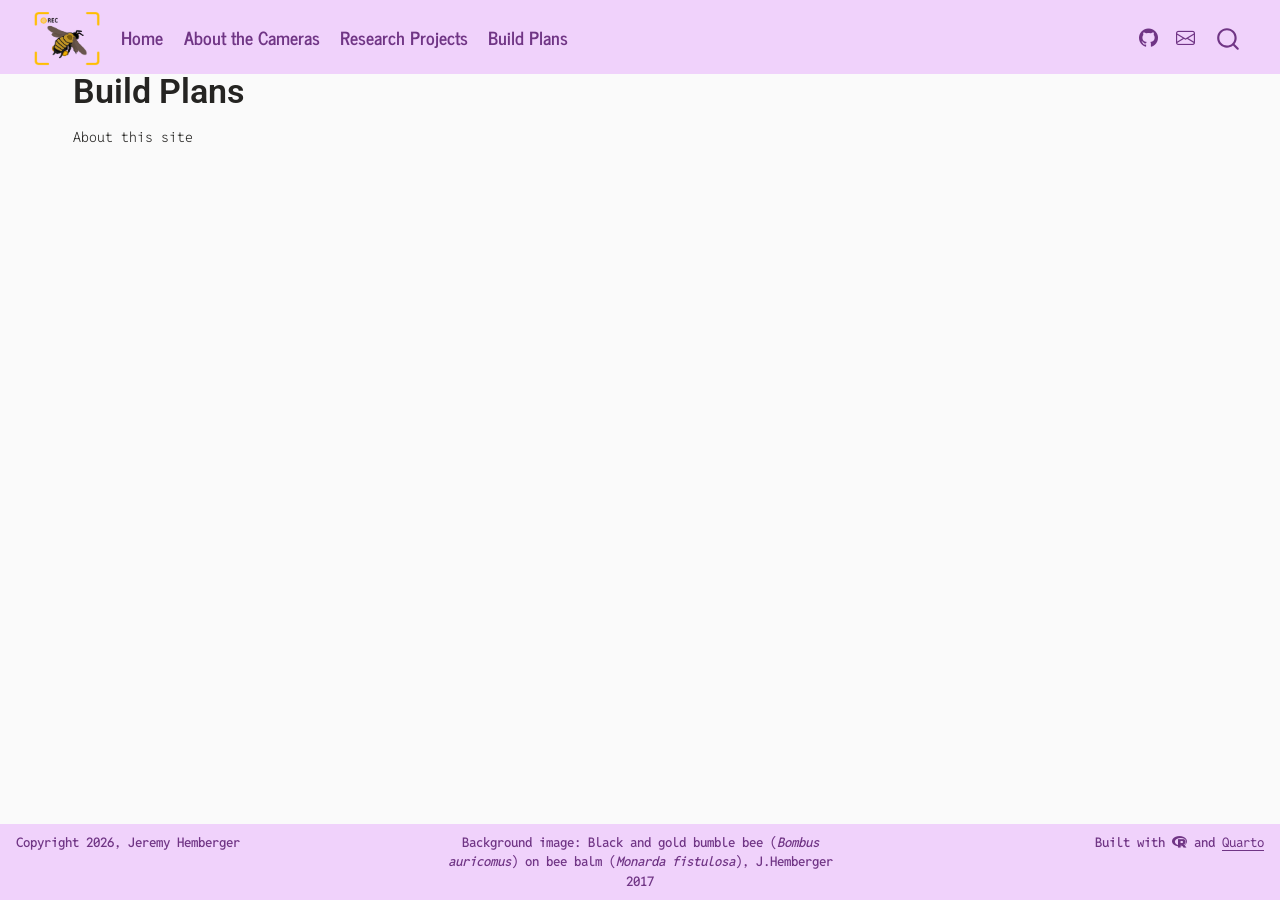
<file: docs/build-plans.html>
<!DOCTYPE html>
<html xmlns="http://www.w3.org/1999/xhtml" lang="en" xml:lang="en"><head>

<meta charset="utf-8">
<meta name="generator" content="quarto-1.10.18">

<meta name="viewport" content="width=device-width, initial-scale=1.0, user-scalable=yes">


<title>Build Plans – The BombusCam</title>
<style>
/* Default styles provided by pandoc.
** See https://pandoc.org/MANUAL.html#variables-for-html for config info.
*/
span.smallcaps{font-variant: small-caps;}
div.columns{display: flex; gap: 1.5em;}
div.column{flex: auto;}
@media screen {
div.columns{gap: min(4vw, 1.5em);}
div.column{overflow-x: auto;}
}
div.hanging-indent{margin-left: 1.5em; text-indent: -1.5em;}
ul.task-list{list-style: none;}
ul.task-list li input[type="checkbox"] {
  width: 0.8em;
  margin: 0 0.8em 0.2em -1em; /* quarto-specific, see https://github.com/quarto-dev/quarto-cli/issues/4556 */ 
  vertical-align: middle;
}
</style>


<script src="site_libs/quarto-nav/quarto-nav.js"></script>
<script src="site_libs/quarto-nav/headroom.min.js"></script>
<script src="site_libs/clipboard/clipboard.min.js"></script>
<script src="site_libs/quarto-search/autocomplete.umd.js"></script>
<script src="site_libs/quarto-search/fuse.min.js"></script>
<script src="site_libs/quarto-search/quarto-search.js"></script>
<meta name="quarto:offset" content="./">
<script src="site_libs/quarto-html/quarto.js" type="module"></script>
<script src="site_libs/quarto-html/tabsets/tabsets.js" type="module"></script>
<script src="site_libs/quarto-html/popper.min.js"></script>
<script src="site_libs/quarto-html/tippy.umd.min.js"></script>
<script src="site_libs/quarto-html/anchor.min.js"></script>
<link href="site_libs/quarto-html/tippy.css" rel="stylesheet">
<link href="site_libs/quarto-html/quarto-syntax-highlighting-64a204ab8560d761af7679ceaba22944.css" rel="stylesheet" id="quarto-text-highlighting-styles">
<script src="site_libs/bootstrap/bootstrap.min.js"></script>
<link href="site_libs/bootstrap/bootstrap-icons.css" rel="stylesheet">
<link href="site_libs/bootstrap/bootstrap-3cee8f82f10b450dd6a37354452c2d61.min.css" rel="stylesheet" append-hash="true" id="quarto-bootstrap" data-mode="light">
<link href="site_libs/quarto-contrib/fontawesome6-6.7.2/all.min.css" rel="stylesheet">
<link href="site_libs/quarto-contrib/fontawesome6-6.7.2/latex-fontsize.css" rel="stylesheet">
<script src="site_libs/quarto-contrib/iconify-3.0.0/iconify-icon.min.js"></script>
<script id="quarto-search-options" type="application/json">{
  "location": "navbar",
  "copy-button": false,
  "collapse-after": 3,
  "panel-placement": "end",
  "type": "overlay",
  "limit": 50,
  "keyboard-shortcut": [
    "f",
    "/",
    "s"
  ],
  "show-item-context": false,
  "language": {
    "search-no-results-text": "No results",
    "search-matching-documents-text": "matching documents",
    "search-copy-link-title": "Copy link to search",
    "search-hide-matches-text": "Hide additional matches",
    "search-more-match-text": "more match in this document",
    "search-more-matches-text": "more matches in this document",
    "search-clear-button-title": "Clear",
    "search-text-placeholder": "",
    "search-detached-cancel-button-title": "Cancel",
    "search-submit-button-title": "Submit",
    "search-label": "Search"
  }
}</script>


</head>

<body class="nav-fixed quarto-light">

<div id="quarto-search-results"></div>
  <header id="quarto-header" class="headroom fixed-top">
    <nav class="navbar navbar-expand-lg " data-bs-theme="dark">
      <div class="navbar-container container-fluid">
      <div class="navbar-brand-container mx-auto">
    <a href="./index.html" class="navbar-brand navbar-brand-logo">
    <img src="./media/bombus-navbar.png" alt="" class="navbar-logo light-content">
    <img src="./media/bombus-navbar.png" alt="" class="navbar-logo dark-content">
    </a>
  </div>
            <div id="quarto-search" class="" title="Search"></div>
          <button class="navbar-toggler" type="button" data-bs-toggle="collapse" data-bs-target="#navbarCollapse" aria-controls="navbarCollapse" role="menu" aria-expanded="false" aria-label="Toggle navigation" onclick="if (window.quartoToggleHeadroom) { window.quartoToggleHeadroom(); }">
  <span class="navbar-toggler-icon"></span>
</button>
          <div class="collapse navbar-collapse" id="navbarCollapse">
            <ul class="navbar-nav navbar-nav-scroll me-auto">
  <li class="nav-item">
    <a class="nav-link" href="./index.html"> 
<span class="menu-text">Home</span></a>
  </li>  
  <li class="nav-item">
    <a class="nav-link" href="./about.html"> 
<span class="menu-text">About the Cameras</span></a>
  </li>  
  <li class="nav-item">
    <a class="nav-link" href="./research.html"> 
<span class="menu-text">Research Projects</span></a>
  </li>  
  <li class="nav-item">
    <a class="nav-link" href="https://www.github.com/ibug-lab/bombuscam"> 
<span class="menu-text">Build Plans</span></a>
  </li>  
</ul>
            <ul class="navbar-nav navbar-nav-scroll ms-auto">
  <li class="nav-item">
    <a class="nav-link" href="https://bsky.app/profile/jhemberger.bsky.social" target="_blank"> 
<span class="menu-text"><iconify-icon role="img" inline="" icon="fa6-brands:bluesky" style="font-size: 1.1em;" aria-label="Icon bluesky from fa6-brands Iconify.design set." title="Bluesky"></iconify-icon></span></a>
  </li>  
  <li class="nav-item compact">
    <a class="nav-link" href="https://github.com/ibug-lab/bombuscam" target="_blank"> <i class="bi bi-github" role="img">
</i> 
<span class="menu-text"></span></a>
  </li>  
  <li class="nav-item compact">
    <a class="nav-link" href="mailto:jhemberg@umn.edu"> <i class="bi bi-envelope" role="img">
</i> 
<span class="menu-text"></span></a>
  </li>  
</ul>
          </div> <!-- /navcollapse -->
            <div class="quarto-navbar-tools">
</div>
      </div> <!-- /container-fluid -->
    </nav>
</header>
<!-- content -->
<div id="quarto-content" class="quarto-container page-columns page-rows-contents page-layout-full page-navbar">
<!-- sidebar -->
<!-- margin-sidebar -->
    <div id="quarto-margin-sidebar" class="sidebar margin-sidebar zindex-bottom">
        
    </div>
<!-- main -->
<main class="content column-page" id="quarto-document-content">

<header id="title-block-header" class="quarto-title-block default">
<div class="quarto-title">
<h1 class="title">Build Plans</h1>
</div>



<div class="quarto-title-meta column-page">

    
  
    
  </div>
  


</header>


<p>About this site</p>



</main> <!-- /main -->
<script id="quarto-html-after-body" type="application/javascript">
  window.document.addEventListener("DOMContentLoaded", function (event) {
    const icon = "";
    const anchorJS = new window.AnchorJS();
    anchorJS.options = {
      placement: 'right',
      icon: icon
    };
    anchorJS.add('.anchored');
    const isCodeAnnotation = (el) => {
      for (const clz of el.classList) {
        if (clz.startsWith('code-annotation-')) {                     
          return true;
        }
      }
      return false;
    }
    const onCopySuccess = function(e) {
      // button target
      const button = e.trigger;
      // don't keep focus
      button.blur();
      // flash "checked"
      button.classList.add('code-copy-button-checked');
      var currentTitle = button.getAttribute("title");
      button.setAttribute("title", "Copied!");
      let tooltip;
      if (window.bootstrap) {
        button.setAttribute("data-bs-toggle", "tooltip");
        button.setAttribute("data-bs-placement", "left");
        button.setAttribute("data-bs-title", "Copied!");
        tooltip = new bootstrap.Tooltip(button, 
          { trigger: "manual", 
            customClass: "code-copy-button-tooltip",
            offset: [0, -8]});
        tooltip.show();    
      }
      setTimeout(function() {
        if (tooltip) {
          tooltip.hide();
          button.removeAttribute("data-bs-title");
          button.removeAttribute("data-bs-toggle");
          button.removeAttribute("data-bs-placement");
        }
        button.setAttribute("title", currentTitle);
        button.classList.remove('code-copy-button-checked');
      }, 1000);
      // clear code selection
      e.clearSelection();
    }
    const getTextToCopy = function(trigger) {
      const outerScaffold = trigger.parentElement.cloneNode(true);
      const codeEl = outerScaffold.querySelector('code');
      for (const childEl of codeEl.children) {
        if (isCodeAnnotation(childEl)) {
          childEl.remove();
        }
      }
      return codeEl.innerText;
    }
    const clipboard = new window.ClipboardJS('.code-copy-button:not([data-in-quarto-modal])', {
      text: getTextToCopy
    });
    clipboard.on('success', onCopySuccess);
    if (window.document.getElementById('quarto-embedded-source-code-modal')) {
      const clipboardModal = new window.ClipboardJS('.code-copy-button[data-in-quarto-modal]', {
        text: getTextToCopy,
        container: window.document.getElementById('quarto-embedded-source-code-modal')
      });
      clipboardModal.on('success', onCopySuccess);
    }
      var localhostRegex = new RegExp(/^(?:http|https):\/\/localhost\:?[0-9]*\//);
      var mailtoRegex = new RegExp(/^mailto:/);
        var filterRegex = new RegExp('/' + window.location.host + '/');
      var isInternal = (href) => {
          return filterRegex.test(href) || localhostRegex.test(href) || mailtoRegex.test(href);
      }
      // Inspect non-navigation links and adorn them if external
     var links = window.document.querySelectorAll('a[href]:not(.nav-link):not(.navbar-brand):not(.toc-action):not(.sidebar-link):not(.sidebar-item-toggle):not(.pagination-link):not(.no-external):not([aria-hidden]):not(.dropdown-item):not(.quarto-navigation-tool):not(.about-link)');
      for (var i=0; i<links.length; i++) {
        const link = links[i];
        if (!isInternal(link.href)) {
          // undo the damage that might have been done by quarto-nav.js in the case of
          // links that we want to consider external
          if (link.dataset.originalHref !== undefined) {
            link.href = link.dataset.originalHref;
          }
        }
      }
    function tippyHover(el, contentFn, onTriggerFn, onUntriggerFn) {
      const config = {
        allowHTML: true,
        maxWidth: 500,
        delay: 100,
        arrow: false,
        appendTo: function(el) {
            return el.parentElement;
        },
        interactive: true,
        interactiveBorder: 10,
        theme: 'quarto',
        placement: 'bottom-start',
      };
      if (contentFn) {
        config.content = contentFn;
      }
      if (onTriggerFn) {
        config.onTrigger = onTriggerFn;
      }
      if (onUntriggerFn) {
        config.onUntrigger = onUntriggerFn;
      }
      window.tippy(el, config); 
    }
    const noterefs = window.document.querySelectorAll('a[role="doc-noteref"]');
    for (var i=0; i<noterefs.length; i++) {
      const ref = noterefs[i];
      tippyHover(ref, function() {
        // use id or data attribute instead here
        let href = ref.getAttribute('data-footnote-href') || ref.getAttribute('href');
        try { href = new URL(href).hash; } catch {}
        const id = href.replace(/^#\/?/, "");
        const note = window.document.getElementById(id);
        if (note) {
          return note.innerHTML;
        } else {
          return "";
        }
      });
    }
    const xrefs = window.document.querySelectorAll('a.quarto-xref');
    const processXRef = (id, note) => {
      // Strip column container classes
      const stripColumnClz = (el) => {
        el.classList.remove("page-full", "page-columns");
        if (el.children) {
          for (const child of el.children) {
            stripColumnClz(child);
          }
        }
      }
      stripColumnClz(note)
      if (id === null || id.startsWith('sec-')) {
        // Special case sections, only their first couple elements
        const container = document.createElement("div");
        if (note.children && note.children.length > 2) {
          container.appendChild(note.children[0].cloneNode(true));
          for (let i = 1; i < note.children.length; i++) {
            const child = note.children[i];
            if (child.tagName === "P" && child.innerText === "") {
              continue;
            } else {
              container.appendChild(child.cloneNode(true));
              break;
            }
          }
          if (window.Quarto?.typesetMath) {
            window.Quarto.typesetMath(container);
          }
          return container.innerHTML
        } else {
          if (window.Quarto?.typesetMath) {
            window.Quarto.typesetMath(note);
          }
          return note.innerHTML;
        }
      } else {
        // Remove any anchor links if they are present
        const anchorLink = note.querySelector('a.anchorjs-link');
        if (anchorLink) {
          anchorLink.remove();
        }
        if (window.Quarto?.typesetMath) {
          window.Quarto.typesetMath(note);
        }
        if (note.classList.contains("callout")) {
          return note.outerHTML;
        } else {
          return note.innerHTML;
        }
      }
    }
    for (var i=0; i<xrefs.length; i++) {
      const xref = xrefs[i];
      tippyHover(xref, undefined, function(instance) {
        instance.disable();
        let url = xref.getAttribute('href');
        let hash = undefined; 
        if (url.startsWith('#')) {
          hash = url;
        } else {
          try { hash = new URL(url).hash; } catch {}
        }
        if (hash) {
          const id = hash.replace(/^#\/?/, "");
          const note = window.document.getElementById(id);
          if (note !== null) {
            try {
              const html = processXRef(id, note.cloneNode(true));
              instance.setContent(html);
            } finally {
              instance.enable();
              instance.show();
            }
          } else {
            // See if we can fetch this
            fetch(url.split('#')[0])
            .then(res => res.text())
            .then(html => {
              const parser = new DOMParser();
              const htmlDoc = parser.parseFromString(html, "text/html");
              const note = htmlDoc.getElementById(id);
              if (note !== null) {
                const html = processXRef(id, note);
                instance.setContent(html);
              } 
            }).finally(() => {
              instance.enable();
              instance.show();
            });
          }
        } else {
          // See if we can fetch a full url (with no hash to target)
          // This is a special case and we should probably do some content thinning / targeting
          fetch(url)
          .then(res => res.text())
          .then(html => {
            const parser = new DOMParser();
            const htmlDoc = parser.parseFromString(html, "text/html");
            const note = htmlDoc.querySelector('main.content');
            if (note !== null) {
              // This should only happen for chapter cross references
              // (since there is no id in the URL)
              // remove the first header
              if (note.children.length > 0 && note.children[0].tagName === "HEADER") {
                note.children[0].remove();
              }
              const html = processXRef(null, note);
              instance.setContent(html);
            } 
          }).finally(() => {
            instance.enable();
            instance.show();
          });
        }
      }, function(instance) {
      });
    }
        let selectedAnnoteEl;
        const selectorForAnnotation = ( cell, annotation) => {
          let cellAttr = 'data-code-cell="' + cell + '"';
          let lineAttr = 'data-code-annotation="' +  annotation + '"';
          const selector = 'span[' + cellAttr + '][' + lineAttr + ']';
          return selector;
        }
        const selectCodeLines = (annoteEl) => {
          const doc = window.document;
          const targetCell = annoteEl.getAttribute("data-target-cell");
          const targetAnnotation = annoteEl.getAttribute("data-target-annotation");
          const annoteSpan = window.document.querySelector(selectorForAnnotation(targetCell, targetAnnotation));
          const lines = annoteSpan.getAttribute("data-code-lines").split(",");
          const lineIds = lines.map((line) => {
            return targetCell + "-" + line;
          })
          let top = null;
          let height = null;
          let parent = null;
          if (lineIds.length > 0) {
              //compute the position of the single el (top and bottom and make a div)
              const el = window.document.getElementById(lineIds[0]);
              top = el.offsetTop;
              height = el.offsetHeight;
              parent = el.parentElement.parentElement;
            if (lineIds.length > 1) {
              const lastEl = window.document.getElementById(lineIds[lineIds.length - 1]);
              const bottom = lastEl.offsetTop + lastEl.offsetHeight;
              height = bottom - top;
            }
            if (top !== null && height !== null && parent !== null) {
              // cook up a div (if necessary) and position it 
              let div = window.document.getElementById("code-annotation-line-highlight");
              if (div === null) {
                div = window.document.createElement("div");
                div.setAttribute("id", "code-annotation-line-highlight");
                div.style.position = 'absolute';
                parent.appendChild(div);
              }
              div.style.top = top - 2 + "px";
              div.style.height = height + 4 + "px";
              div.style.left = 0;
              let gutterDiv = window.document.getElementById("code-annotation-line-highlight-gutter");
              if (gutterDiv === null) {
                gutterDiv = window.document.createElement("div");
                gutterDiv.setAttribute("id", "code-annotation-line-highlight-gutter");
                gutterDiv.style.position = 'absolute';
                const codeCell = window.document.getElementById(targetCell);
                const gutter = codeCell.querySelector('.code-annotation-gutter');
                gutter.appendChild(gutterDiv);
              }
              gutterDiv.style.top = top - 2 + "px";
              gutterDiv.style.height = height + 4 + "px";
            }
            selectedAnnoteEl = annoteEl;
          }
        };
        const unselectCodeLines = () => {
          const elementsIds = ["code-annotation-line-highlight", "code-annotation-line-highlight-gutter"];
          elementsIds.forEach((elId) => {
            const div = window.document.getElementById(elId);
            if (div) {
              div.remove();
            }
          });
          selectedAnnoteEl = undefined;
        };
          // Handle positioning of the toggle
      window.addEventListener(
        "resize",
        throttle(() => {
          elRect = undefined;
          if (selectedAnnoteEl) {
            selectCodeLines(selectedAnnoteEl);
          }
        }, 10)
      );
      function throttle(fn, ms) {
      let throttle = false;
      let timer;
        return (...args) => {
          if(!throttle) { // first call gets through
              fn.apply(this, args);
              throttle = true;
          } else { // all the others get throttled
              if(timer) clearTimeout(timer); // cancel #2
              timer = setTimeout(() => {
                fn.apply(this, args);
                timer = throttle = false;
              }, ms);
          }
        };
      }
        // Attach click handler to the DT
        const annoteDls = window.document.querySelectorAll('dt[data-target-cell]');
        for (const annoteDlNode of annoteDls) {
          annoteDlNode.addEventListener('click', (event) => {
            const clickedEl = event.target;
            if (clickedEl !== selectedAnnoteEl) {
              unselectCodeLines();
              const activeEl = window.document.querySelector('dt[data-target-cell].code-annotation-active');
              if (activeEl) {
                activeEl.classList.remove('code-annotation-active');
              }
              selectCodeLines(clickedEl);
              clickedEl.classList.add('code-annotation-active');
            } else {
              // Unselect the line
              unselectCodeLines();
              clickedEl.classList.remove('code-annotation-active');
            }
          });
        }
    const findCites = (el) => {
      const parentEl = el.parentElement;
      if (parentEl) {
        const cites = parentEl.dataset.cites;
        if (cites) {
          return {
            el,
            cites: cites.split(' ')
          };
        } else {
          return findCites(el.parentElement)
        }
      } else {
        return undefined;
      }
    };
    var bibliorefs = window.document.querySelectorAll('a[role="doc-biblioref"]');
    for (var i=0; i<bibliorefs.length; i++) {
      const ref = bibliorefs[i];
      const citeInfo = findCites(ref);
      if (citeInfo) {
        tippyHover(citeInfo.el, function() {
          var popup = window.document.createElement('div');
          citeInfo.cites.forEach(function(cite) {
            var citeDiv = window.document.createElement('div');
            citeDiv.classList.add('hanging-indent');
            citeDiv.classList.add('csl-entry');
            var biblioDiv = window.document.getElementById('ref-' + cite);
            if (biblioDiv) {
              citeDiv.innerHTML = biblioDiv.innerHTML;
            }
            popup.appendChild(citeDiv);
          });
          return popup.innerHTML;
        });
      }
    }
  });
  </script>
</div> <!-- /content -->
<footer class="footer">
  <div class="nav-footer">
    <div class="nav-footer-left">
<p>Copyright 2026, Jeremy Hemberger</p>
</div>   
    <div class="nav-footer-center">
<p>Background image: Black and gold bumble bee (<i>Bombus auricomus</i>) on bee balm (<i>Monarda fistulosa</i>), J.Hemberger 2017</p>
</div>
    <div class="nav-footer-right">
<p>Built with <a href="https://www.r-project.org/about.html" target="_blank"><i class="fa-brands fa-r-project" title="R Project" aria-label="r-project"></i></a> and <a href="https://quarto.org/" target="_blank">Quarto</a></p>
</div>
  </div>
</footer>




</body></html>
</file>
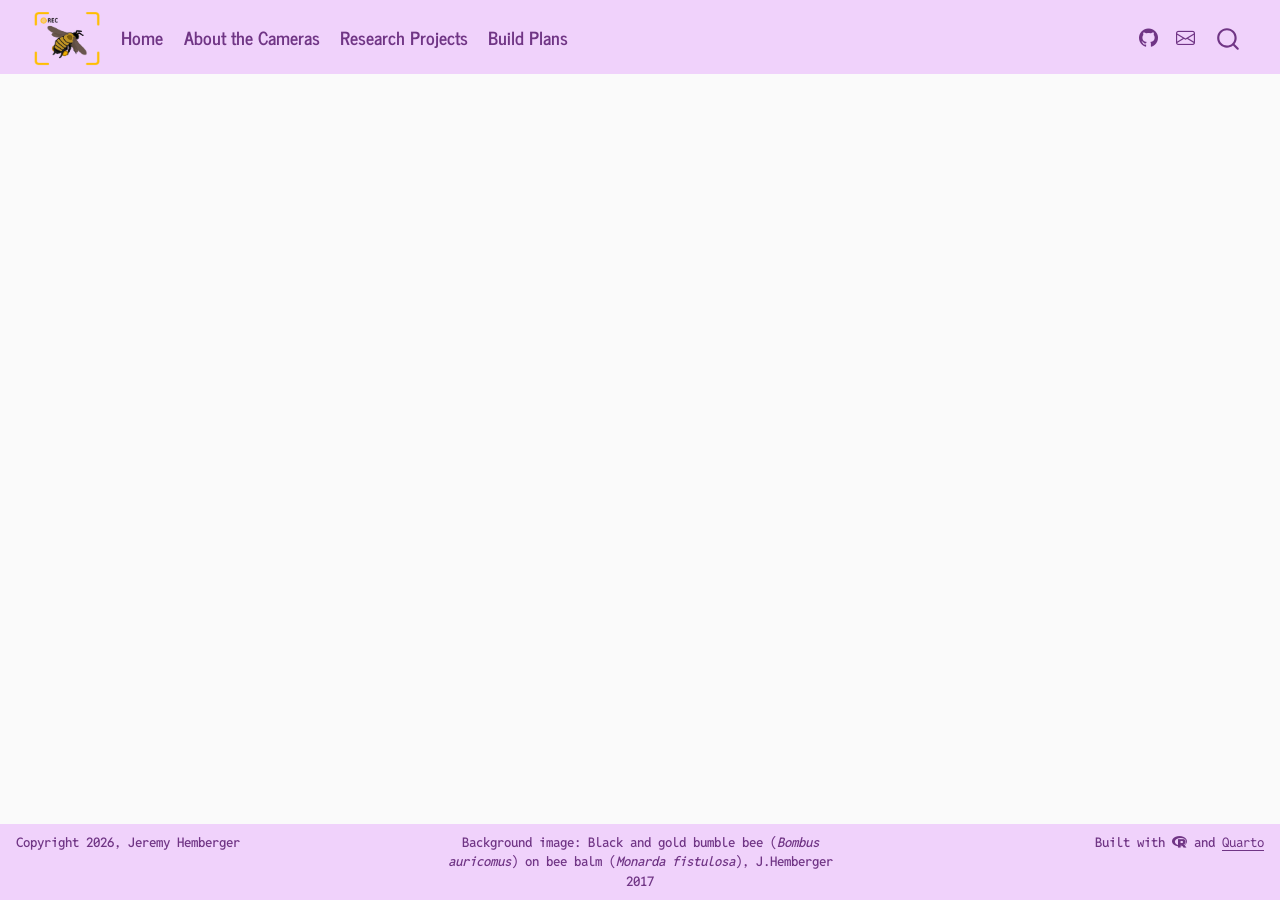
<file: docs/readme.html>
<!DOCTYPE html>
<html xmlns="http://www.w3.org/1999/xhtml" lang="en" xml:lang="en"><head>

<meta charset="utf-8">
<meta name="generator" content="quarto-1.10.18">

<meta name="viewport" content="width=device-width, initial-scale=1.0, user-scalable=yes">


<title>readme – The BombusCam</title>
<style>
/* Default styles provided by pandoc.
** See https://pandoc.org/MANUAL.html#variables-for-html for config info.
*/
span.smallcaps{font-variant: small-caps;}
div.columns{display: flex; gap: 1.5em;}
div.column{flex: auto;}
@media screen {
div.columns{gap: min(4vw, 1.5em);}
div.column{overflow-x: auto;}
}
div.hanging-indent{margin-left: 1.5em; text-indent: -1.5em;}
ul.task-list{list-style: none;}
ul.task-list li input[type="checkbox"] {
  width: 0.8em;
  margin: 0 0.8em 0.2em -1em; /* quarto-specific, see https://github.com/quarto-dev/quarto-cli/issues/4556 */ 
  vertical-align: middle;
}
</style>


<script src="site_libs/quarto-nav/quarto-nav.js"></script>
<script src="site_libs/quarto-nav/headroom.min.js"></script>
<script src="site_libs/clipboard/clipboard.min.js"></script>
<script src="site_libs/quarto-search/autocomplete.umd.js"></script>
<script src="site_libs/quarto-search/fuse.min.js"></script>
<script src="site_libs/quarto-search/quarto-search.js"></script>
<meta name="quarto:offset" content="./">
<script src="site_libs/quarto-html/quarto.js" type="module"></script>
<script src="site_libs/quarto-html/tabsets/tabsets.js" type="module"></script>
<script src="site_libs/quarto-html/popper.min.js"></script>
<script src="site_libs/quarto-html/tippy.umd.min.js"></script>
<script src="site_libs/quarto-html/anchor.min.js"></script>
<link href="site_libs/quarto-html/tippy.css" rel="stylesheet">
<link href="site_libs/quarto-html/quarto-syntax-highlighting-64a204ab8560d761af7679ceaba22944.css" rel="stylesheet" id="quarto-text-highlighting-styles">
<script src="site_libs/bootstrap/bootstrap.min.js"></script>
<link href="site_libs/bootstrap/bootstrap-icons.css" rel="stylesheet">
<link href="site_libs/bootstrap/bootstrap-3cee8f82f10b450dd6a37354452c2d61.min.css" rel="stylesheet" append-hash="true" id="quarto-bootstrap" data-mode="light">
<link href="site_libs/quarto-contrib/fontawesome6-6.7.2/all.min.css" rel="stylesheet">
<link href="site_libs/quarto-contrib/fontawesome6-6.7.2/latex-fontsize.css" rel="stylesheet">
<script src="site_libs/quarto-contrib/iconify-3.0.0/iconify-icon.min.js"></script>
<script id="quarto-search-options" type="application/json">{
  "location": "navbar",
  "copy-button": false,
  "collapse-after": 3,
  "panel-placement": "end",
  "type": "overlay",
  "limit": 50,
  "keyboard-shortcut": [
    "f",
    "/",
    "s"
  ],
  "show-item-context": false,
  "language": {
    "search-no-results-text": "No results",
    "search-matching-documents-text": "matching documents",
    "search-copy-link-title": "Copy link to search",
    "search-hide-matches-text": "Hide additional matches",
    "search-more-match-text": "more match in this document",
    "search-more-matches-text": "more matches in this document",
    "search-clear-button-title": "Clear",
    "search-text-placeholder": "",
    "search-detached-cancel-button-title": "Cancel",
    "search-submit-button-title": "Submit",
    "search-label": "Search"
  }
}</script>


</head>

<body class="nav-fixed quarto-light">

<div id="quarto-search-results"></div>
  <header id="quarto-header" class="headroom fixed-top">
    <nav class="navbar navbar-expand-lg " data-bs-theme="dark">
      <div class="navbar-container container-fluid">
      <div class="navbar-brand-container mx-auto">
    <a href="./index.html" class="navbar-brand navbar-brand-logo">
    <img src="./media/bombus-navbar.png" alt="" class="navbar-logo light-content">
    <img src="./media/bombus-navbar.png" alt="" class="navbar-logo dark-content">
    </a>
  </div>
            <div id="quarto-search" class="" title="Search"></div>
          <button class="navbar-toggler" type="button" data-bs-toggle="collapse" data-bs-target="#navbarCollapse" aria-controls="navbarCollapse" role="menu" aria-expanded="false" aria-label="Toggle navigation" onclick="if (window.quartoToggleHeadroom) { window.quartoToggleHeadroom(); }">
  <span class="navbar-toggler-icon"></span>
</button>
          <div class="collapse navbar-collapse" id="navbarCollapse">
            <ul class="navbar-nav navbar-nav-scroll me-auto">
  <li class="nav-item">
    <a class="nav-link" href="./index.html"> 
<span class="menu-text">Home</span></a>
  </li>  
  <li class="nav-item">
    <a class="nav-link" href="./about.html"> 
<span class="menu-text">About the Cameras</span></a>
  </li>  
  <li class="nav-item">
    <a class="nav-link" href="./research.html"> 
<span class="menu-text">Research Projects</span></a>
  </li>  
  <li class="nav-item">
    <a class="nav-link" href="https://www.github.com/ibug-lab/bombuscam"> 
<span class="menu-text">Build Plans</span></a>
  </li>  
</ul>
            <ul class="navbar-nav navbar-nav-scroll ms-auto">
  <li class="nav-item">
    <a class="nav-link" href="https://bsky.app/profile/jhemberger.bsky.social" target="_blank"> 
<span class="menu-text"><iconify-icon role="img" inline="" icon="fa6-brands:bluesky" style="font-size: 1.1em;" aria-label="Icon bluesky from fa6-brands Iconify.design set." title="Bluesky"></iconify-icon></span></a>
  </li>  
  <li class="nav-item compact">
    <a class="nav-link" href="https://github.com/ibug-lab/bombuscam" target="_blank"> <i class="bi bi-github" role="img">
</i> 
<span class="menu-text"></span></a>
  </li>  
  <li class="nav-item compact">
    <a class="nav-link" href="mailto:jhemberg@umn.edu"> <i class="bi bi-envelope" role="img">
</i> 
<span class="menu-text"></span></a>
  </li>  
</ul>
          </div> <!-- /navcollapse -->
            <div class="quarto-navbar-tools">
</div>
      </div> <!-- /container-fluid -->
    </nav>
</header>
<!-- content -->
<div id="quarto-content" class="quarto-container page-columns page-rows-contents page-layout-full page-navbar">
<!-- sidebar -->
<!-- margin-sidebar -->
    <div id="quarto-margin-sidebar" class="sidebar margin-sidebar zindex-bottom">
        
    </div>
<!-- main -->
<main class="content column-page" id="quarto-document-content"><header id="title-block-header" class="quarto-title-block"></header>







</main> <!-- /main -->
<script id="quarto-html-after-body" type="application/javascript">
  window.document.addEventListener("DOMContentLoaded", function (event) {
    const icon = "";
    const anchorJS = new window.AnchorJS();
    anchorJS.options = {
      placement: 'right',
      icon: icon
    };
    anchorJS.add('.anchored');
    const isCodeAnnotation = (el) => {
      for (const clz of el.classList) {
        if (clz.startsWith('code-annotation-')) {                     
          return true;
        }
      }
      return false;
    }
    const onCopySuccess = function(e) {
      // button target
      const button = e.trigger;
      // don't keep focus
      button.blur();
      // flash "checked"
      button.classList.add('code-copy-button-checked');
      var currentTitle = button.getAttribute("title");
      button.setAttribute("title", "Copied!");
      let tooltip;
      if (window.bootstrap) {
        button.setAttribute("data-bs-toggle", "tooltip");
        button.setAttribute("data-bs-placement", "left");
        button.setAttribute("data-bs-title", "Copied!");
        tooltip = new bootstrap.Tooltip(button, 
          { trigger: "manual", 
            customClass: "code-copy-button-tooltip",
            offset: [0, -8]});
        tooltip.show();    
      }
      setTimeout(function() {
        if (tooltip) {
          tooltip.hide();
          button.removeAttribute("data-bs-title");
          button.removeAttribute("data-bs-toggle");
          button.removeAttribute("data-bs-placement");
        }
        button.setAttribute("title", currentTitle);
        button.classList.remove('code-copy-button-checked');
      }, 1000);
      // clear code selection
      e.clearSelection();
    }
    const getTextToCopy = function(trigger) {
      const outerScaffold = trigger.parentElement.cloneNode(true);
      const codeEl = outerScaffold.querySelector('code');
      for (const childEl of codeEl.children) {
        if (isCodeAnnotation(childEl)) {
          childEl.remove();
        }
      }
      return codeEl.innerText;
    }
    const clipboard = new window.ClipboardJS('.code-copy-button:not([data-in-quarto-modal])', {
      text: getTextToCopy
    });
    clipboard.on('success', onCopySuccess);
    if (window.document.getElementById('quarto-embedded-source-code-modal')) {
      const clipboardModal = new window.ClipboardJS('.code-copy-button[data-in-quarto-modal]', {
        text: getTextToCopy,
        container: window.document.getElementById('quarto-embedded-source-code-modal')
      });
      clipboardModal.on('success', onCopySuccess);
    }
      var localhostRegex = new RegExp(/^(?:http|https):\/\/localhost\:?[0-9]*\//);
      var mailtoRegex = new RegExp(/^mailto:/);
        var filterRegex = new RegExp('/' + window.location.host + '/');
      var isInternal = (href) => {
          return filterRegex.test(href) || localhostRegex.test(href) || mailtoRegex.test(href);
      }
      // Inspect non-navigation links and adorn them if external
     var links = window.document.querySelectorAll('a[href]:not(.nav-link):not(.navbar-brand):not(.toc-action):not(.sidebar-link):not(.sidebar-item-toggle):not(.pagination-link):not(.no-external):not([aria-hidden]):not(.dropdown-item):not(.quarto-navigation-tool):not(.about-link)');
      for (var i=0; i<links.length; i++) {
        const link = links[i];
        if (!isInternal(link.href)) {
          // undo the damage that might have been done by quarto-nav.js in the case of
          // links that we want to consider external
          if (link.dataset.originalHref !== undefined) {
            link.href = link.dataset.originalHref;
          }
        }
      }
    function tippyHover(el, contentFn, onTriggerFn, onUntriggerFn) {
      const config = {
        allowHTML: true,
        maxWidth: 500,
        delay: 100,
        arrow: false,
        appendTo: function(el) {
            return el.parentElement;
        },
        interactive: true,
        interactiveBorder: 10,
        theme: 'quarto',
        placement: 'bottom-start',
      };
      if (contentFn) {
        config.content = contentFn;
      }
      if (onTriggerFn) {
        config.onTrigger = onTriggerFn;
      }
      if (onUntriggerFn) {
        config.onUntrigger = onUntriggerFn;
      }
      window.tippy(el, config); 
    }
    const noterefs = window.document.querySelectorAll('a[role="doc-noteref"]');
    for (var i=0; i<noterefs.length; i++) {
      const ref = noterefs[i];
      tippyHover(ref, function() {
        // use id or data attribute instead here
        let href = ref.getAttribute('data-footnote-href') || ref.getAttribute('href');
        try { href = new URL(href).hash; } catch {}
        const id = href.replace(/^#\/?/, "");
        const note = window.document.getElementById(id);
        if (note) {
          return note.innerHTML;
        } else {
          return "";
        }
      });
    }
    const xrefs = window.document.querySelectorAll('a.quarto-xref');
    const processXRef = (id, note) => {
      // Strip column container classes
      const stripColumnClz = (el) => {
        el.classList.remove("page-full", "page-columns");
        if (el.children) {
          for (const child of el.children) {
            stripColumnClz(child);
          }
        }
      }
      stripColumnClz(note)
      if (id === null || id.startsWith('sec-')) {
        // Special case sections, only their first couple elements
        const container = document.createElement("div");
        if (note.children && note.children.length > 2) {
          container.appendChild(note.children[0].cloneNode(true));
          for (let i = 1; i < note.children.length; i++) {
            const child = note.children[i];
            if (child.tagName === "P" && child.innerText === "") {
              continue;
            } else {
              container.appendChild(child.cloneNode(true));
              break;
            }
          }
          if (window.Quarto?.typesetMath) {
            window.Quarto.typesetMath(container);
          }
          return container.innerHTML
        } else {
          if (window.Quarto?.typesetMath) {
            window.Quarto.typesetMath(note);
          }
          return note.innerHTML;
        }
      } else {
        // Remove any anchor links if they are present
        const anchorLink = note.querySelector('a.anchorjs-link');
        if (anchorLink) {
          anchorLink.remove();
        }
        if (window.Quarto?.typesetMath) {
          window.Quarto.typesetMath(note);
        }
        if (note.classList.contains("callout")) {
          return note.outerHTML;
        } else {
          return note.innerHTML;
        }
      }
    }
    for (var i=0; i<xrefs.length; i++) {
      const xref = xrefs[i];
      tippyHover(xref, undefined, function(instance) {
        instance.disable();
        let url = xref.getAttribute('href');
        let hash = undefined; 
        if (url.startsWith('#')) {
          hash = url;
        } else {
          try { hash = new URL(url).hash; } catch {}
        }
        if (hash) {
          const id = hash.replace(/^#\/?/, "");
          const note = window.document.getElementById(id);
          if (note !== null) {
            try {
              const html = processXRef(id, note.cloneNode(true));
              instance.setContent(html);
            } finally {
              instance.enable();
              instance.show();
            }
          } else {
            // See if we can fetch this
            fetch(url.split('#')[0])
            .then(res => res.text())
            .then(html => {
              const parser = new DOMParser();
              const htmlDoc = parser.parseFromString(html, "text/html");
              const note = htmlDoc.getElementById(id);
              if (note !== null) {
                const html = processXRef(id, note);
                instance.setContent(html);
              } 
            }).finally(() => {
              instance.enable();
              instance.show();
            });
          }
        } else {
          // See if we can fetch a full url (with no hash to target)
          // This is a special case and we should probably do some content thinning / targeting
          fetch(url)
          .then(res => res.text())
          .then(html => {
            const parser = new DOMParser();
            const htmlDoc = parser.parseFromString(html, "text/html");
            const note = htmlDoc.querySelector('main.content');
            if (note !== null) {
              // This should only happen for chapter cross references
              // (since there is no id in the URL)
              // remove the first header
              if (note.children.length > 0 && note.children[0].tagName === "HEADER") {
                note.children[0].remove();
              }
              const html = processXRef(null, note);
              instance.setContent(html);
            } 
          }).finally(() => {
            instance.enable();
            instance.show();
          });
        }
      }, function(instance) {
      });
    }
        let selectedAnnoteEl;
        const selectorForAnnotation = ( cell, annotation) => {
          let cellAttr = 'data-code-cell="' + cell + '"';
          let lineAttr = 'data-code-annotation="' +  annotation + '"';
          const selector = 'span[' + cellAttr + '][' + lineAttr + ']';
          return selector;
        }
        const selectCodeLines = (annoteEl) => {
          const doc = window.document;
          const targetCell = annoteEl.getAttribute("data-target-cell");
          const targetAnnotation = annoteEl.getAttribute("data-target-annotation");
          const annoteSpan = window.document.querySelector(selectorForAnnotation(targetCell, targetAnnotation));
          const lines = annoteSpan.getAttribute("data-code-lines").split(",");
          const lineIds = lines.map((line) => {
            return targetCell + "-" + line;
          })
          let top = null;
          let height = null;
          let parent = null;
          if (lineIds.length > 0) {
              //compute the position of the single el (top and bottom and make a div)
              const el = window.document.getElementById(lineIds[0]);
              top = el.offsetTop;
              height = el.offsetHeight;
              parent = el.parentElement.parentElement;
            if (lineIds.length > 1) {
              const lastEl = window.document.getElementById(lineIds[lineIds.length - 1]);
              const bottom = lastEl.offsetTop + lastEl.offsetHeight;
              height = bottom - top;
            }
            if (top !== null && height !== null && parent !== null) {
              // cook up a div (if necessary) and position it 
              let div = window.document.getElementById("code-annotation-line-highlight");
              if (div === null) {
                div = window.document.createElement("div");
                div.setAttribute("id", "code-annotation-line-highlight");
                div.style.position = 'absolute';
                parent.appendChild(div);
              }
              div.style.top = top - 2 + "px";
              div.style.height = height + 4 + "px";
              div.style.left = 0;
              let gutterDiv = window.document.getElementById("code-annotation-line-highlight-gutter");
              if (gutterDiv === null) {
                gutterDiv = window.document.createElement("div");
                gutterDiv.setAttribute("id", "code-annotation-line-highlight-gutter");
                gutterDiv.style.position = 'absolute';
                const codeCell = window.document.getElementById(targetCell);
                const gutter = codeCell.querySelector('.code-annotation-gutter');
                gutter.appendChild(gutterDiv);
              }
              gutterDiv.style.top = top - 2 + "px";
              gutterDiv.style.height = height + 4 + "px";
            }
            selectedAnnoteEl = annoteEl;
          }
        };
        const unselectCodeLines = () => {
          const elementsIds = ["code-annotation-line-highlight", "code-annotation-line-highlight-gutter"];
          elementsIds.forEach((elId) => {
            const div = window.document.getElementById(elId);
            if (div) {
              div.remove();
            }
          });
          selectedAnnoteEl = undefined;
        };
          // Handle positioning of the toggle
      window.addEventListener(
        "resize",
        throttle(() => {
          elRect = undefined;
          if (selectedAnnoteEl) {
            selectCodeLines(selectedAnnoteEl);
          }
        }, 10)
      );
      function throttle(fn, ms) {
      let throttle = false;
      let timer;
        return (...args) => {
          if(!throttle) { // first call gets through
              fn.apply(this, args);
              throttle = true;
          } else { // all the others get throttled
              if(timer) clearTimeout(timer); // cancel #2
              timer = setTimeout(() => {
                fn.apply(this, args);
                timer = throttle = false;
              }, ms);
          }
        };
      }
        // Attach click handler to the DT
        const annoteDls = window.document.querySelectorAll('dt[data-target-cell]');
        for (const annoteDlNode of annoteDls) {
          annoteDlNode.addEventListener('click', (event) => {
            const clickedEl = event.target;
            if (clickedEl !== selectedAnnoteEl) {
              unselectCodeLines();
              const activeEl = window.document.querySelector('dt[data-target-cell].code-annotation-active');
              if (activeEl) {
                activeEl.classList.remove('code-annotation-active');
              }
              selectCodeLines(clickedEl);
              clickedEl.classList.add('code-annotation-active');
            } else {
              // Unselect the line
              unselectCodeLines();
              clickedEl.classList.remove('code-annotation-active');
            }
          });
        }
    const findCites = (el) => {
      const parentEl = el.parentElement;
      if (parentEl) {
        const cites = parentEl.dataset.cites;
        if (cites) {
          return {
            el,
            cites: cites.split(' ')
          };
        } else {
          return findCites(el.parentElement)
        }
      } else {
        return undefined;
      }
    };
    var bibliorefs = window.document.querySelectorAll('a[role="doc-biblioref"]');
    for (var i=0; i<bibliorefs.length; i++) {
      const ref = bibliorefs[i];
      const citeInfo = findCites(ref);
      if (citeInfo) {
        tippyHover(citeInfo.el, function() {
          var popup = window.document.createElement('div');
          citeInfo.cites.forEach(function(cite) {
            var citeDiv = window.document.createElement('div');
            citeDiv.classList.add('hanging-indent');
            citeDiv.classList.add('csl-entry');
            var biblioDiv = window.document.getElementById('ref-' + cite);
            if (biblioDiv) {
              citeDiv.innerHTML = biblioDiv.innerHTML;
            }
            popup.appendChild(citeDiv);
          });
          return popup.innerHTML;
        });
      }
    }
  });
  </script>
</div> <!-- /content -->
<footer class="footer">
  <div class="nav-footer">
    <div class="nav-footer-left">
<p>Copyright 2026, Jeremy Hemberger</p>
</div>   
    <div class="nav-footer-center">
<p>Background image: Black and gold bumble bee (<i>Bombus auricomus</i>) on bee balm (<i>Monarda fistulosa</i>), J.Hemberger 2017</p>
</div>
    <div class="nav-footer-right">
<p>Built with <a href="https://www.r-project.org/about.html" target="_blank"><i class="fa-brands fa-r-project" title="R Project" aria-label="r-project"></i></a> and <a href="https://quarto.org/" target="_blank">Quarto</a></p>
</div>
  </div>
</footer>




</body></html>
</file>
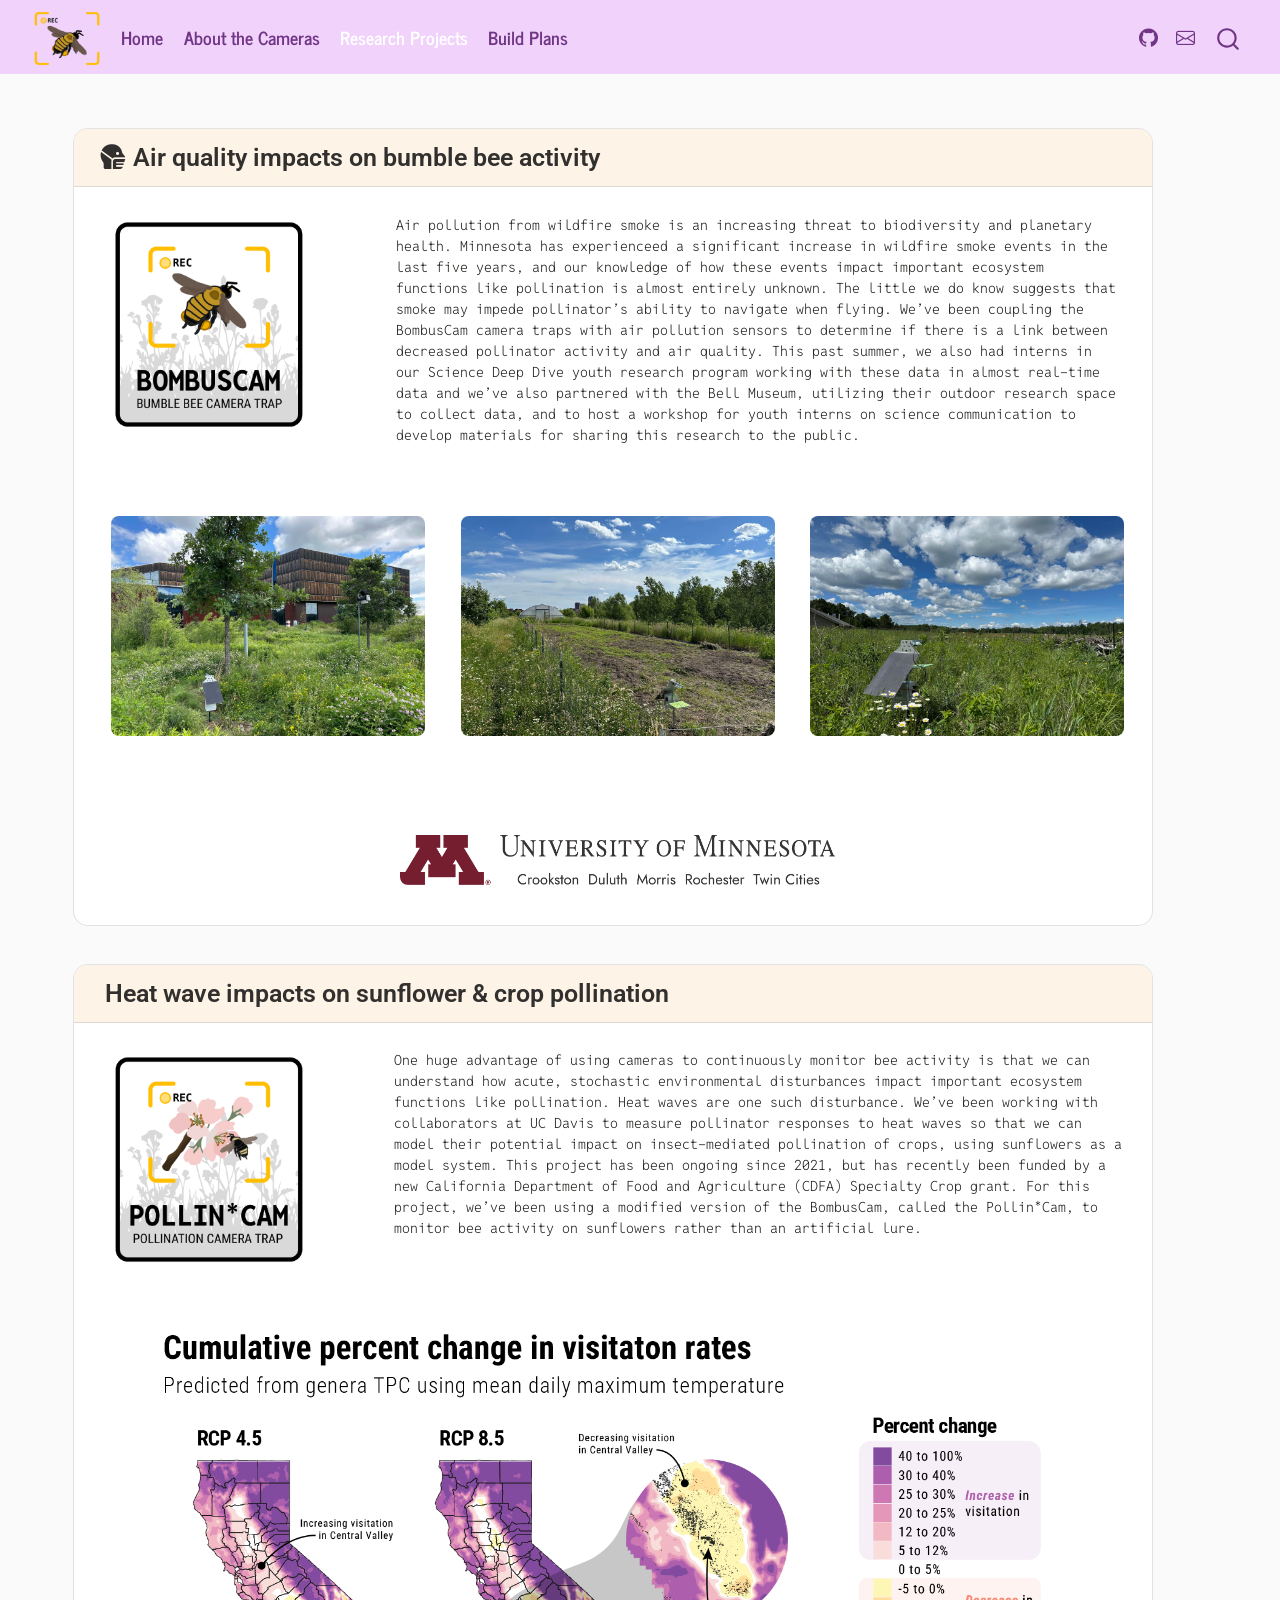
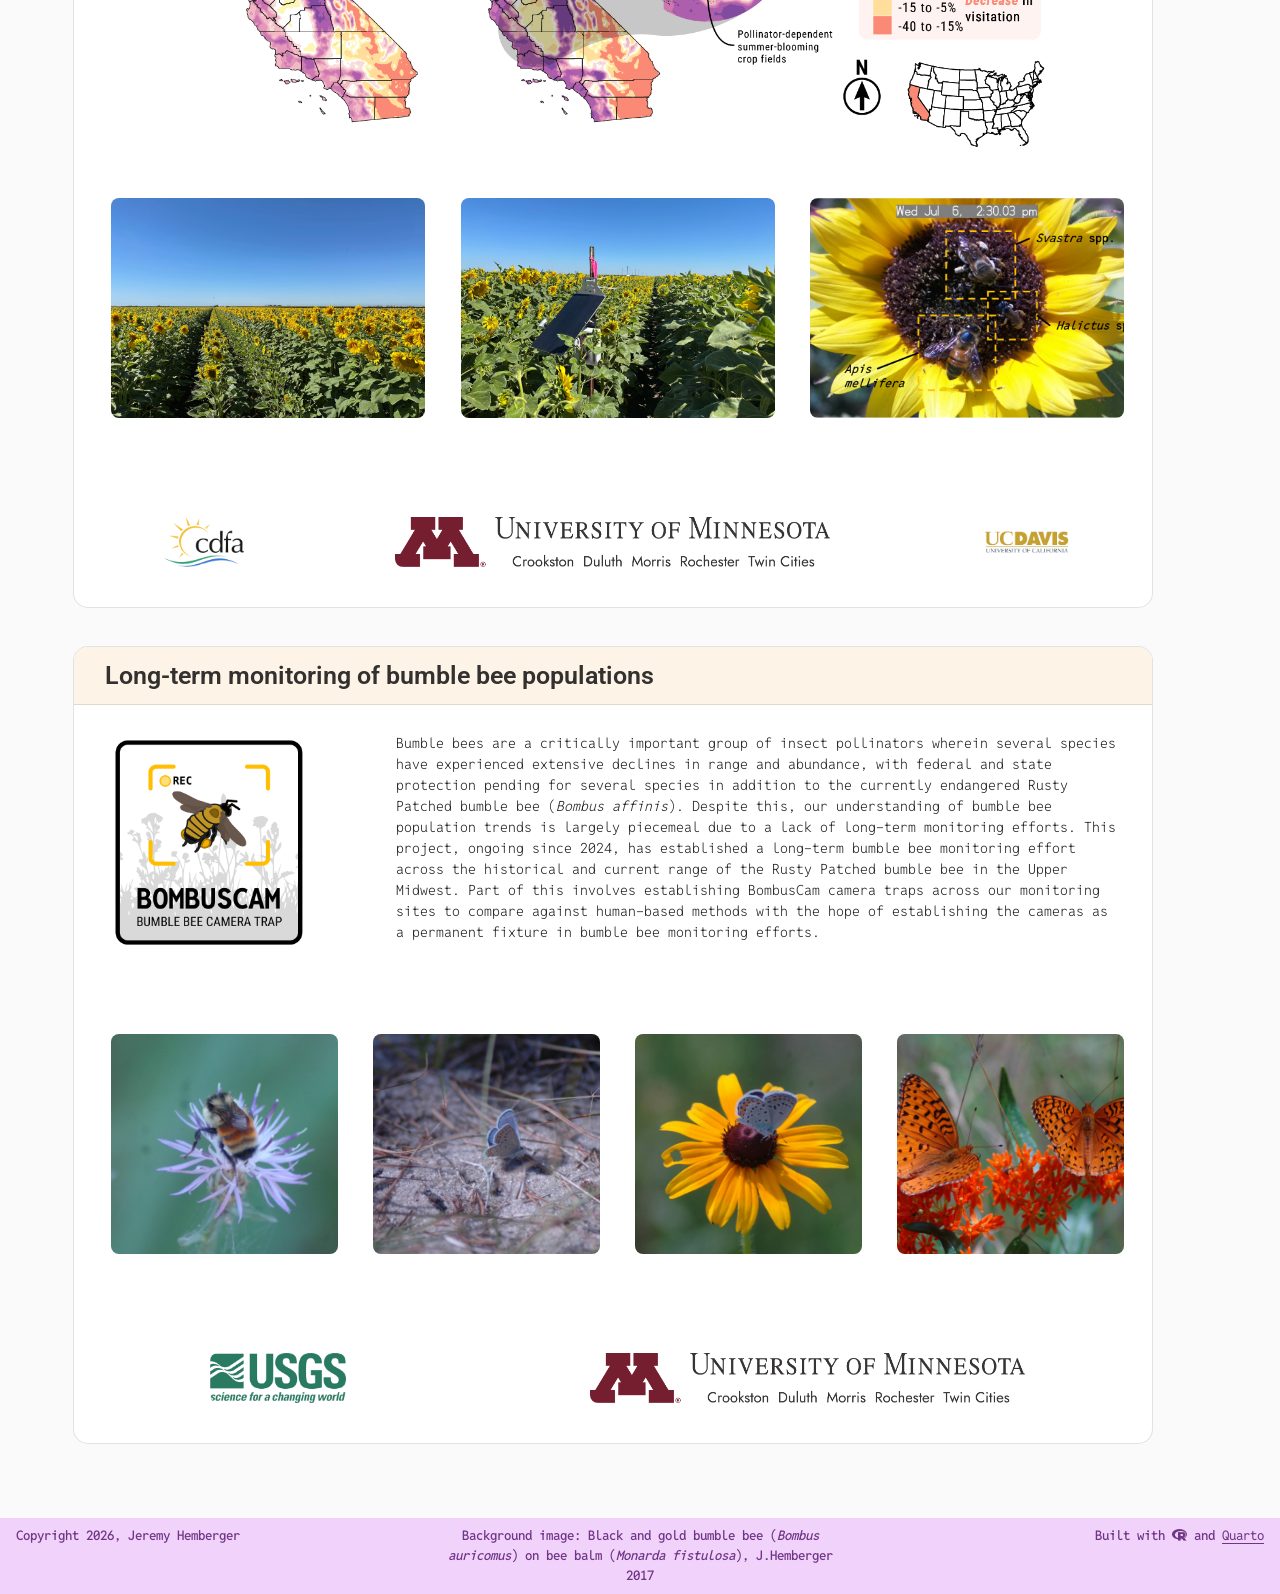
<file: docs/research.html>
<!DOCTYPE html>
<html xmlns="http://www.w3.org/1999/xhtml" lang="en" xml:lang="en"><head>

<meta charset="utf-8">
<meta name="generator" content="quarto-1.10.18">

<meta name="viewport" content="width=device-width, initial-scale=1.0, user-scalable=yes">


<title>research – The BombusCam</title>
<style>
/* Default styles provided by pandoc.
** See https://pandoc.org/MANUAL.html#variables-for-html for config info.
*/
span.smallcaps{font-variant: small-caps;}
div.columns{display: flex; gap: 1.5em;}
div.column{flex: auto;}
@media screen {
div.columns{gap: min(4vw, 1.5em);}
div.column{overflow-x: auto;}
}
div.hanging-indent{margin-left: 1.5em; text-indent: -1.5em;}
ul.task-list{list-style: none;}
ul.task-list li input[type="checkbox"] {
  width: 0.8em;
  margin: 0 0.8em 0.2em -1em; /* quarto-specific, see https://github.com/quarto-dev/quarto-cli/issues/4556 */ 
  vertical-align: middle;
}
</style>


<script src="site_libs/quarto-nav/quarto-nav.js"></script>
<script src="site_libs/quarto-nav/headroom.min.js"></script>
<script src="site_libs/clipboard/clipboard.min.js"></script>
<script src="site_libs/quarto-search/autocomplete.umd.js"></script>
<script src="site_libs/quarto-search/fuse.min.js"></script>
<script src="site_libs/quarto-search/quarto-search.js"></script>
<meta name="quarto:offset" content="./">
<script src="site_libs/quarto-html/quarto.js" type="module"></script>
<script src="site_libs/quarto-html/tabsets/tabsets.js" type="module"></script>
<script src="site_libs/quarto-html/popper.min.js"></script>
<script src="site_libs/quarto-html/tippy.umd.min.js"></script>
<script src="site_libs/quarto-html/anchor.min.js"></script>
<link href="site_libs/quarto-html/tippy.css" rel="stylesheet">
<link href="site_libs/quarto-html/quarto-syntax-highlighting-64a204ab8560d761af7679ceaba22944.css" rel="stylesheet" id="quarto-text-highlighting-styles">
<script src="site_libs/bootstrap/bootstrap.min.js"></script>
<link href="site_libs/bootstrap/bootstrap-icons.css" rel="stylesheet">
<link href="site_libs/bootstrap/bootstrap-3cee8f82f10b450dd6a37354452c2d61.min.css" rel="stylesheet" append-hash="true" id="quarto-bootstrap" data-mode="light">
<link href="site_libs/quarto-contrib/fontawesome6-6.7.2/all.min.css" rel="stylesheet">
<link href="site_libs/quarto-contrib/fontawesome6-6.7.2/latex-fontsize.css" rel="stylesheet">
<script src="site_libs/quarto-contrib/iconify-3.0.0/iconify-icon.min.js"></script>
<script src="site_libs/quarto-contrib/glightbox/glightbox.min.js"></script>
<link href="site_libs/quarto-contrib/glightbox/glightbox.min.css" rel="stylesheet">
<link href="site_libs/quarto-contrib/glightbox/lightbox.css" rel="stylesheet">
<script id="quarto-search-options" type="application/json">{
  "location": "navbar",
  "copy-button": false,
  "collapse-after": 3,
  "panel-placement": "end",
  "type": "overlay",
  "limit": 50,
  "keyboard-shortcut": [
    "f",
    "/",
    "s"
  ],
  "show-item-context": false,
  "language": {
    "search-no-results-text": "No results",
    "search-matching-documents-text": "matching documents",
    "search-copy-link-title": "Copy link to search",
    "search-hide-matches-text": "Hide additional matches",
    "search-more-match-text": "more match in this document",
    "search-more-matches-text": "more matches in this document",
    "search-clear-button-title": "Clear",
    "search-text-placeholder": "",
    "search-detached-cancel-button-title": "Cancel",
    "search-submit-button-title": "Submit",
    "search-label": "Search"
  }
}</script>


</head>

<body class="nav-fixed quarto-light">

<div id="quarto-search-results"></div>
  <header id="quarto-header" class="headroom fixed-top">
    <nav class="navbar navbar-expand-lg " data-bs-theme="dark">
      <div class="navbar-container container-fluid">
      <div class="navbar-brand-container mx-auto">
    <a href="./index.html" class="navbar-brand navbar-brand-logo">
    <img src="./media/bombus-navbar.png" alt="" class="navbar-logo light-content">
    <img src="./media/bombus-navbar.png" alt="" class="navbar-logo dark-content">
    </a>
  </div>
            <div id="quarto-search" class="" title="Search"></div>
          <button class="navbar-toggler" type="button" data-bs-toggle="collapse" data-bs-target="#navbarCollapse" aria-controls="navbarCollapse" role="menu" aria-expanded="false" aria-label="Toggle navigation" onclick="if (window.quartoToggleHeadroom) { window.quartoToggleHeadroom(); }">
  <span class="navbar-toggler-icon"></span>
</button>
          <div class="collapse navbar-collapse" id="navbarCollapse">
            <ul class="navbar-nav navbar-nav-scroll me-auto">
  <li class="nav-item">
    <a class="nav-link" href="./index.html"> 
<span class="menu-text">Home</span></a>
  </li>  
  <li class="nav-item">
    <a class="nav-link" href="./about.html"> 
<span class="menu-text">About the Cameras</span></a>
  </li>  
  <li class="nav-item">
    <a class="nav-link active" href="./research.html" aria-current="page"> 
<span class="menu-text">Research Projects</span></a>
  </li>  
  <li class="nav-item">
    <a class="nav-link" href="https://www.github.com/ibug-lab/bombuscam"> 
<span class="menu-text">Build Plans</span></a>
  </li>  
</ul>
            <ul class="navbar-nav navbar-nav-scroll ms-auto">
  <li class="nav-item">
    <a class="nav-link" href="https://bsky.app/profile/jhemberger.bsky.social" target="_blank"> 
<span class="menu-text"><iconify-icon role="img" inline="" icon="fa6-brands:bluesky" style="font-size: 1.1em;" aria-label="Icon bluesky from fa6-brands Iconify.design set." title="Bluesky"></iconify-icon></span></a>
  </li>  
  <li class="nav-item compact">
    <a class="nav-link" href="https://github.com/ibug-lab/bombuscam" target="_blank"> <i class="bi bi-github" role="img">
</i> 
<span class="menu-text"></span></a>
  </li>  
  <li class="nav-item compact">
    <a class="nav-link" href="mailto:jhemberg@umn.edu"> <i class="bi bi-envelope" role="img">
</i> 
<span class="menu-text"></span></a>
  </li>  
</ul>
          </div> <!-- /navcollapse -->
            <div class="quarto-navbar-tools">
</div>
      </div> <!-- /container-fluid -->
    </nav>
</header>
<!-- content -->
<div id="quarto-content" class="quarto-container page-columns page-rows-contents page-layout-full page-navbar">
<!-- sidebar -->
<!-- margin-sidebar -->
    
<!-- main -->
<main class="content column-page" id="quarto-document-content"><header id="title-block-header" class="quarto-title-block"></header>




<p><br></p>
<div class="research-callout1">
<section id="b58fc729-690b-4000-b19f-365a4093b2ff7b7b3c20666120686561642d736964652d6d61736b203e7d7d-air-quality-impacts-on-bumble-bee-activity" class="level3 callout-header">
<h3 class="anchored" data-anchor-id="b58fc729-690b-4000-b19f-365a4093b2ff7b7b3c20666120686561642d736964652d6d61736b203e7d7d-air-quality-impacts-on-bumble-bee-activity"><i class="fa-solid fa-head-side-mask" aria-label="head-side-mask"></i> Air quality impacts on bumble bee activity</h3>
</section>
<div class="quarto-layout-panel" data-layout="[0.25, 0.75]">
<div class="quarto-layout-row">
<div class="callout-body quarto-layout-cell" style="flex-basis: 25.0%;justify-content: center;">
<div class="quarto-figure quarto-figure-center">
<figure class="figure">
<p><img src="media/logos-stickers/bombuscam-sticker.png" class="img-fluid quarto-figure quarto-figure-center figure-img" width="200"></p>
</figure>
</div>
</div>
<div class="callout-body quarto-layout-cell" style="flex-basis: 75.0%;justify-content: flex-start;">
<p>Air pollution from wildfire smoke is an increasing threat to biodiversity and planetary health. Minnesota has experienceed a significant increase in wildfire smoke events in the last five years, and our knowledge of how these events impact important ecosystem functions like pollination is almost entirely unknown. The little we do know suggests that smoke may impede pollinator’s ability to navigate when flying. We’ve been coupling the BombusCam camera traps with air pollution sensors to determine if there is a link between decreased pollinator activity and air quality. This past summer, we also had interns in our Science Deep Dive youth research program working with these data in almost real-time data and we’ve also partnered with the Bell Museum, utilizing their outdoor research space to collect data, and to host a workshop for youth interns on science communication to develop materials for sharing this research to the public.</p>
</div>
</div>
</div>
<div class="callout-body">
<div class="quarto-layout-panel" data-layout="[1,1,1]">
<div class="quarto-layout-row">
<div class="quarto-layout-cell" style="flex-basis: 33.3%;justify-content: center;">
<p><a href="./media/research/airqual-1.jpeg" class="lightbox" data-glightbox="description: .lightbox-desc-1;" data-gallery="quarto-lightbox-gallery-1"><img src="./media/research/airqual-1.jpeg" class="uniform-gallery img-fluid"></a></p>
</div>
<div class="quarto-layout-cell" style="flex-basis: 33.3%;justify-content: center;">
<p><a href="./media/research/airqual-2.jpeg" class="lightbox" data-glightbox="description: .lightbox-desc-2;" data-gallery="quarto-lightbox-gallery-2"><img src="./media/research/airqual-2.jpeg" class="uniform-gallery img-fluid"></a></p>
</div>
<div class="quarto-layout-cell" style="flex-basis: 33.3%;justify-content: center;">
<p><a href="./media/about/cedarcrk-bombuscam.jpeg" class="lightbox" data-glightbox="description: .lightbox-desc-3;" data-gallery="quarto-lightbox-gallery-3"><img src="./media/about/cedarcrk-bombuscam.jpeg" class="uniform-gallery img-fluid"></a></p>
</div>
</div>
</div>
</div>
<div class="callout-body sponsor-grid">
<div class="sponsor-logos-row">
<p><a href="./media/research/umn.png" class="lightbox" data-gallery="quarto-lightbox-gallery-4"><img src="./media/research/umn.png" class="uniform-gallery img-fluid"></a></p>
</div>
</div>
</div>
<p><br></p>
<div class="research-callout1">
<section id="b58fc729-690b-4000-b19f-365a4093b2ff7b7b3c2069636f6e696679206661372d736f6c69643a73756e2d706c616e742d77696c742073697a653d312e3235656d203e7d7d-heat-wave-impacts-on-sunflower-crop-pollination" class="level3 callout-header">
<h3 class="anchored" data-anchor-id="b58fc729-690b-4000-b19f-365a4093b2ff7b7b3c2069636f6e696679206661372d736f6c69643a73756e2d706c616e742d77696c742073697a653d312e3235656d203e7d7d-heat-wave-impacts-on-sunflower-crop-pollination"><iconify-icon role="img" inline="" icon="fa7-solid:sun-plant-wilt" style="font-size: 1.25em;" aria-label="Icon sun-plant-wilt from fa7-solid Iconify.design set." title="Icon sun-plant-wilt from fa7-solid Iconify.design set."></iconify-icon> Heat wave impacts on sunflower &amp; crop pollination</h3>
</section>
<div class="quarto-layout-panel" data-layout="[0.33, 1]">
<div class="quarto-layout-row">
<div class="callout-body quarto-layout-cell" style="flex-basis: 24.8%;justify-content: center;">
<div class="quarto-figure quarto-figure-center">
<figure class="figure">
<p><img src="media/logos-stickers/pollincam-sticker.png" class="img-fluid quarto-figure quarto-figure-center figure-img" width="200"></p>
</figure>
</div>
</div>
<div class="callout-body quarto-layout-cell" style="flex-basis: 75.2%;justify-content: flex-start;">
<p>One huge advantage of using cameras to continuously monitor bee activity is that we can understand how acute, stochastic environmental disturbances impact important ecosystem functions like pollination. Heat waves are one such disturbance. We’ve been working with collaborators at UC Davis to measure pollinator responses to heat waves so that we can model their potential impact on insect-mediated pollination of crops, using sunflowers as a model system. This project has been ongoing since 2021, but has recently been funded by a new California Department of Food and Agriculture (CDFA) Specialty Crop grant. For this project, we’ve been using a modified version of the BombusCam, called the Pollin*Cam, to monitor bee activity on sunflowers rather than an artificial lure.</p>
</div>
</div>
</div>
<div class="quarto-figure quarto-figure-center">
<figure class="figure">
<p><a href="media/research/cumulative_risk.png" class="lightbox" data-gallery="quarto-lightbox-gallery-5"><img src="media/research/cumulative_risk.png" class="img-fluid quarto-figure quarto-figure-center figure-img" style="width:85.0%"></a></p>
</figure>
</div>
<div class="callout-body">
<div class="quarto-layout-panel" data-layout="[1,1,1]">
<div class="quarto-layout-row">
<div class="quarto-layout-cell" style="flex-basis: 33.3%;justify-content: center;">
<p><a href="./media/research/pollincam-1.jpeg" class="lightbox" data-glightbox="description: .lightbox-desc-6;" data-gallery="quarto-lightbox-gallery-6"><img src="./media/research/pollincam-1.jpeg" class="uniform-gallery img-fluid"></a></p>
</div>
<div class="quarto-layout-cell" style="flex-basis: 33.3%;justify-content: center;">
<p><a href="./media/research/pollincam-2.jpeg" class="lightbox" data-glightbox="description: .lightbox-desc-7;" data-gallery="quarto-lightbox-gallery-7"><img src="./media/research/pollincam-2.jpeg" class="uniform-gallery img-fluid"></a></p>
</div>
<div class="quarto-layout-cell" style="flex-basis: 33.3%;justify-content: center;">
<p><a href="./media/research/pollincam-3.png" class="lightbox" data-glightbox="description: .lightbox-desc-8;" data-gallery="quarto-lightbox-gallery-8"><img src="./media/research/pollincam-3.png" class="uniform-gallery img-fluid"></a></p>
</div>
</div>
</div>
</div>
<div class="callout-body sponsor-grid">
<div class="sponsor-logos-row">
<p><a href="./media/research/cdfa.png" class="lightbox" data-gallery="quarto-lightbox-gallery-9"><img src="./media/research/cdfa.png" class="uniform-gallery img-fluid"></a></p>
<p><a href="./media/research/umn.png" class="lightbox" data-gallery="quarto-lightbox-gallery-10"><img src="./media/research/umn.png" class="uniform-gallery img-fluid"></a></p>
<p><a href="./media/research/ucdavis.png" class="lightbox" data-gallery="quarto-lightbox-gallery-11"><img src="./media/research/ucdavis.png" class="uniform-gallery img-fluid"></a></p>
</div>
</div>
</div>
<p><br></p>
<div class="research-callout1">
<section id="b58fc729-690b-4000-b19f-365a4093b2ff7b7b3c2069636f6e6966792073747265616d6c696e653a67726170682d72656d69782073697a653d312e3235656d203e7d7d-long-term-monitoring-of-bumble-bee-populations" class="level3 callout-header">
<h3 class="anchored" data-anchor-id="b58fc729-690b-4000-b19f-365a4093b2ff7b7b3c2069636f6e6966792073747265616d6c696e653a67726170682d72656d69782073697a653d312e3235656d203e7d7d-long-term-monitoring-of-bumble-bee-populations"><iconify-icon role="img" inline="" icon="streamline:graph-remix" style="font-size: 1.25em;" aria-label="Icon graph-remix from streamline Iconify.design set." title="Icon graph-remix from streamline Iconify.design set."></iconify-icon> Long-term monitoring of bumble bee populations</h3>
</section>
<div class="quarto-layout-panel" data-layout="[0.25, 0.75]">
<div class="quarto-layout-row">
<div class="callout-body quarto-layout-cell" style="flex-basis: 25.0%;justify-content: center;">
<div class="quarto-figure quarto-figure-center">
<figure class="figure">
<p><img src="media/logos-stickers/bombuscam-sticker.png" class="img-fluid quarto-figure quarto-figure-center figure-img" width="200"></p>
</figure>
</div>
</div>
<div class="callout-body quarto-layout-cell" style="flex-basis: 75.0%;justify-content: flex-start;">
<p>Bumble bees are a critically important group of insect pollinators wherein several species have experienced extensive declines in range and abundance, with federal and state protection pending for several species in addition to the currently endangered Rusty Patched bumble bee (<em>Bombus affinis</em>). Despite this, our understanding of bumble bee population trends is largely piecemeal due to a lack of long-term monitoring efforts. This project, ongoing since 2024, has established a long-term bumble bee monitoring effort across the historical and current range of the Rusty Patched bumble bee in the Upper Midwest. Part of this involves establishing BombusCam camera traps across our monitoring sites to compare against human-based methods with the hope of establishing the cameras as a permanent fixture in bumble bee monitoring efforts.</p>
</div>
</div>
</div>
<div class="callout-body">
<div class="quarto-layout-panel" data-layout="[1,1,1,1]">
<div class="quarto-layout-row">
<div class="quarto-layout-cell" style="flex-basis: 25.0%;justify-content: center;">
<p><a href="./media/research/bumble1.jpg" class="lightbox" data-glightbox="description: .lightbox-desc-12;" data-gallery="quarto-lightbox-gallery-12"><img src="./media/research/bumble1.jpg" class="uniform-gallery img-fluid"></a></p>
</div>
<div class="quarto-layout-cell" style="flex-basis: 25.0%;justify-content: center;">
<p><a href="./media/research/karner.jpg" class="lightbox" data-glightbox="description: .lightbox-desc-13;" data-gallery="quarto-lightbox-gallery-13"><img src="./media/research/karner.jpg" class="uniform-gallery img-fluid"></a></p>
</div>
<div class="quarto-layout-cell" style="flex-basis: 25.0%;justify-content: center;">
<p><a href="./media/research/karner2.png" class="lightbox" data-glightbox="description: .lightbox-desc-14;" data-gallery="quarto-lightbox-gallery-14"><img src="./media/research/karner2.png" class="uniform-gallery img-fluid"></a></p>
</div>
<div class="quarto-layout-cell" style="flex-basis: 25.0%;justify-content: center;">
<p><a href="./media/research/butterflies.jpg" class="lightbox" data-glightbox="description: .lightbox-desc-15;" data-gallery="quarto-lightbox-gallery-15"><img src="./media/research/butterflies.jpg" class="uniform-gallery img-fluid"></a></p>
</div>
</div>
</div>
</div>
<div class="callout-body sponsor-grid">
<div class="sponsor-logos-row">
<p><a href="./media/research/usgs.png" class="lightbox" data-gallery="quarto-lightbox-gallery-16"><img src="./media/research/usgs.png" class="uniform-gallery img-fluid"></a></p>
<p><a href="./media/research/umn.png" class="lightbox" data-gallery="quarto-lightbox-gallery-17"><img src="./media/research/umn.png" class="uniform-gallery img-fluid"></a></p>
</div>
</div>
</div>


<div class="hidden" aria-hidden="true">
<div class="glightbox-desc lightbox-desc-1">
<p>Massive sunflower hybrid seed production field outside of Davis, CA.</p>
</div>
<div class="glightbox-desc lightbox-desc-2">
<p>Pollin*Cam unit deployed in sunflower field outside of Davis, CA.</p>
</div>
<div class="glightbox-desc lightbox-desc-3">
<p>Pollin*Cam unit deployed in sunflower field outside of Davis, CA.</p>
</div>
<div class="glightbox-desc lightbox-desc-6">
<p>Massive sunflower hybrid seed production field outside of Davis, CA.</p>
</div>
<div class="glightbox-desc lightbox-desc-7">
<p>Pollin*Cam unit deployed in sunflower field outside of Davis, CA.</p>
</div>
<div class="glightbox-desc lightbox-desc-8">
<p>Example image from a deployed unit in 2022, with 3 different sunflower pollinators visiting simultaneously.</p>
</div>
<div class="glightbox-desc lightbox-desc-12">

</div>
<div class="glightbox-desc lightbox-desc-13">

</div>
<div class="glightbox-desc lightbox-desc-14">

</div>
<div class="glightbox-desc lightbox-desc-15">

</div>
</div>

</main> <!-- /main -->
<script id="quarto-html-after-body" type="application/javascript">
  window.document.addEventListener("DOMContentLoaded", function (event) {
    const icon = "";
    const anchorJS = new window.AnchorJS();
    anchorJS.options = {
      placement: 'right',
      icon: icon
    };
    anchorJS.add('.anchored');
    const isCodeAnnotation = (el) => {
      for (const clz of el.classList) {
        if (clz.startsWith('code-annotation-')) {                     
          return true;
        }
      }
      return false;
    }
    const onCopySuccess = function(e) {
      // button target
      const button = e.trigger;
      // don't keep focus
      button.blur();
      // flash "checked"
      button.classList.add('code-copy-button-checked');
      var currentTitle = button.getAttribute("title");
      button.setAttribute("title", "Copied!");
      let tooltip;
      if (window.bootstrap) {
        button.setAttribute("data-bs-toggle", "tooltip");
        button.setAttribute("data-bs-placement", "left");
        button.setAttribute("data-bs-title", "Copied!");
        tooltip = new bootstrap.Tooltip(button, 
          { trigger: "manual", 
            customClass: "code-copy-button-tooltip",
            offset: [0, -8]});
        tooltip.show();    
      }
      setTimeout(function() {
        if (tooltip) {
          tooltip.hide();
          button.removeAttribute("data-bs-title");
          button.removeAttribute("data-bs-toggle");
          button.removeAttribute("data-bs-placement");
        }
        button.setAttribute("title", currentTitle);
        button.classList.remove('code-copy-button-checked');
      }, 1000);
      // clear code selection
      e.clearSelection();
    }
    const getTextToCopy = function(trigger) {
      const outerScaffold = trigger.parentElement.cloneNode(true);
      const codeEl = outerScaffold.querySelector('code');
      for (const childEl of codeEl.children) {
        if (isCodeAnnotation(childEl)) {
          childEl.remove();
        }
      }
      return codeEl.innerText;
    }
    const clipboard = new window.ClipboardJS('.code-copy-button:not([data-in-quarto-modal])', {
      text: getTextToCopy
    });
    clipboard.on('success', onCopySuccess);
    if (window.document.getElementById('quarto-embedded-source-code-modal')) {
      const clipboardModal = new window.ClipboardJS('.code-copy-button[data-in-quarto-modal]', {
        text: getTextToCopy,
        container: window.document.getElementById('quarto-embedded-source-code-modal')
      });
      clipboardModal.on('success', onCopySuccess);
    }
      var localhostRegex = new RegExp(/^(?:http|https):\/\/localhost\:?[0-9]*\//);
      var mailtoRegex = new RegExp(/^mailto:/);
        var filterRegex = new RegExp('/' + window.location.host + '/');
      var isInternal = (href) => {
          return filterRegex.test(href) || localhostRegex.test(href) || mailtoRegex.test(href);
      }
      // Inspect non-navigation links and adorn them if external
     var links = window.document.querySelectorAll('a[href]:not(.nav-link):not(.navbar-brand):not(.toc-action):not(.sidebar-link):not(.sidebar-item-toggle):not(.pagination-link):not(.no-external):not([aria-hidden]):not(.dropdown-item):not(.quarto-navigation-tool):not(.about-link)');
      for (var i=0; i<links.length; i++) {
        const link = links[i];
        if (!isInternal(link.href)) {
          // undo the damage that might have been done by quarto-nav.js in the case of
          // links that we want to consider external
          if (link.dataset.originalHref !== undefined) {
            link.href = link.dataset.originalHref;
          }
        }
      }
    function tippyHover(el, contentFn, onTriggerFn, onUntriggerFn) {
      const config = {
        allowHTML: true,
        maxWidth: 500,
        delay: 100,
        arrow: false,
        appendTo: function(el) {
            return el.parentElement;
        },
        interactive: true,
        interactiveBorder: 10,
        theme: 'quarto',
        placement: 'bottom-start',
      };
      if (contentFn) {
        config.content = contentFn;
      }
      if (onTriggerFn) {
        config.onTrigger = onTriggerFn;
      }
      if (onUntriggerFn) {
        config.onUntrigger = onUntriggerFn;
      }
      window.tippy(el, config); 
    }
    const noterefs = window.document.querySelectorAll('a[role="doc-noteref"]');
    for (var i=0; i<noterefs.length; i++) {
      const ref = noterefs[i];
      tippyHover(ref, function() {
        // use id or data attribute instead here
        let href = ref.getAttribute('data-footnote-href') || ref.getAttribute('href');
        try { href = new URL(href).hash; } catch {}
        const id = href.replace(/^#\/?/, "");
        const note = window.document.getElementById(id);
        if (note) {
          return note.innerHTML;
        } else {
          return "";
        }
      });
    }
    const xrefs = window.document.querySelectorAll('a.quarto-xref');
    const processXRef = (id, note) => {
      // Strip column container classes
      const stripColumnClz = (el) => {
        el.classList.remove("page-full", "page-columns");
        if (el.children) {
          for (const child of el.children) {
            stripColumnClz(child);
          }
        }
      }
      stripColumnClz(note)
      if (id === null || id.startsWith('sec-')) {
        // Special case sections, only their first couple elements
        const container = document.createElement("div");
        if (note.children && note.children.length > 2) {
          container.appendChild(note.children[0].cloneNode(true));
          for (let i = 1; i < note.children.length; i++) {
            const child = note.children[i];
            if (child.tagName === "P" && child.innerText === "") {
              continue;
            } else {
              container.appendChild(child.cloneNode(true));
              break;
            }
          }
          if (window.Quarto?.typesetMath) {
            window.Quarto.typesetMath(container);
          }
          return container.innerHTML
        } else {
          if (window.Quarto?.typesetMath) {
            window.Quarto.typesetMath(note);
          }
          return note.innerHTML;
        }
      } else {
        // Remove any anchor links if they are present
        const anchorLink = note.querySelector('a.anchorjs-link');
        if (anchorLink) {
          anchorLink.remove();
        }
        if (window.Quarto?.typesetMath) {
          window.Quarto.typesetMath(note);
        }
        if (note.classList.contains("callout")) {
          return note.outerHTML;
        } else {
          return note.innerHTML;
        }
      }
    }
    for (var i=0; i<xrefs.length; i++) {
      const xref = xrefs[i];
      tippyHover(xref, undefined, function(instance) {
        instance.disable();
        let url = xref.getAttribute('href');
        let hash = undefined; 
        if (url.startsWith('#')) {
          hash = url;
        } else {
          try { hash = new URL(url).hash; } catch {}
        }
        if (hash) {
          const id = hash.replace(/^#\/?/, "");
          const note = window.document.getElementById(id);
          if (note !== null) {
            try {
              const html = processXRef(id, note.cloneNode(true));
              instance.setContent(html);
            } finally {
              instance.enable();
              instance.show();
            }
          } else {
            // See if we can fetch this
            fetch(url.split('#')[0])
            .then(res => res.text())
            .then(html => {
              const parser = new DOMParser();
              const htmlDoc = parser.parseFromString(html, "text/html");
              const note = htmlDoc.getElementById(id);
              if (note !== null) {
                const html = processXRef(id, note);
                instance.setContent(html);
              } 
            }).finally(() => {
              instance.enable();
              instance.show();
            });
          }
        } else {
          // See if we can fetch a full url (with no hash to target)
          // This is a special case and we should probably do some content thinning / targeting
          fetch(url)
          .then(res => res.text())
          .then(html => {
            const parser = new DOMParser();
            const htmlDoc = parser.parseFromString(html, "text/html");
            const note = htmlDoc.querySelector('main.content');
            if (note !== null) {
              // This should only happen for chapter cross references
              // (since there is no id in the URL)
              // remove the first header
              if (note.children.length > 0 && note.children[0].tagName === "HEADER") {
                note.children[0].remove();
              }
              const html = processXRef(null, note);
              instance.setContent(html);
            } 
          }).finally(() => {
            instance.enable();
            instance.show();
          });
        }
      }, function(instance) {
      });
    }
        let selectedAnnoteEl;
        const selectorForAnnotation = ( cell, annotation) => {
          let cellAttr = 'data-code-cell="' + cell + '"';
          let lineAttr = 'data-code-annotation="' +  annotation + '"';
          const selector = 'span[' + cellAttr + '][' + lineAttr + ']';
          return selector;
        }
        const selectCodeLines = (annoteEl) => {
          const doc = window.document;
          const targetCell = annoteEl.getAttribute("data-target-cell");
          const targetAnnotation = annoteEl.getAttribute("data-target-annotation");
          const annoteSpan = window.document.querySelector(selectorForAnnotation(targetCell, targetAnnotation));
          const lines = annoteSpan.getAttribute("data-code-lines").split(",");
          const lineIds = lines.map((line) => {
            return targetCell + "-" + line;
          })
          let top = null;
          let height = null;
          let parent = null;
          if (lineIds.length > 0) {
              //compute the position of the single el (top and bottom and make a div)
              const el = window.document.getElementById(lineIds[0]);
              top = el.offsetTop;
              height = el.offsetHeight;
              parent = el.parentElement.parentElement;
            if (lineIds.length > 1) {
              const lastEl = window.document.getElementById(lineIds[lineIds.length - 1]);
              const bottom = lastEl.offsetTop + lastEl.offsetHeight;
              height = bottom - top;
            }
            if (top !== null && height !== null && parent !== null) {
              // cook up a div (if necessary) and position it 
              let div = window.document.getElementById("code-annotation-line-highlight");
              if (div === null) {
                div = window.document.createElement("div");
                div.setAttribute("id", "code-annotation-line-highlight");
                div.style.position = 'absolute';
                parent.appendChild(div);
              }
              div.style.top = top - 2 + "px";
              div.style.height = height + 4 + "px";
              div.style.left = 0;
              let gutterDiv = window.document.getElementById("code-annotation-line-highlight-gutter");
              if (gutterDiv === null) {
                gutterDiv = window.document.createElement("div");
                gutterDiv.setAttribute("id", "code-annotation-line-highlight-gutter");
                gutterDiv.style.position = 'absolute';
                const codeCell = window.document.getElementById(targetCell);
                const gutter = codeCell.querySelector('.code-annotation-gutter');
                gutter.appendChild(gutterDiv);
              }
              gutterDiv.style.top = top - 2 + "px";
              gutterDiv.style.height = height + 4 + "px";
            }
            selectedAnnoteEl = annoteEl;
          }
        };
        const unselectCodeLines = () => {
          const elementsIds = ["code-annotation-line-highlight", "code-annotation-line-highlight-gutter"];
          elementsIds.forEach((elId) => {
            const div = window.document.getElementById(elId);
            if (div) {
              div.remove();
            }
          });
          selectedAnnoteEl = undefined;
        };
          // Handle positioning of the toggle
      window.addEventListener(
        "resize",
        throttle(() => {
          elRect = undefined;
          if (selectedAnnoteEl) {
            selectCodeLines(selectedAnnoteEl);
          }
        }, 10)
      );
      function throttle(fn, ms) {
      let throttle = false;
      let timer;
        return (...args) => {
          if(!throttle) { // first call gets through
              fn.apply(this, args);
              throttle = true;
          } else { // all the others get throttled
              if(timer) clearTimeout(timer); // cancel #2
              timer = setTimeout(() => {
                fn.apply(this, args);
                timer = throttle = false;
              }, ms);
          }
        };
      }
        // Attach click handler to the DT
        const annoteDls = window.document.querySelectorAll('dt[data-target-cell]');
        for (const annoteDlNode of annoteDls) {
          annoteDlNode.addEventListener('click', (event) => {
            const clickedEl = event.target;
            if (clickedEl !== selectedAnnoteEl) {
              unselectCodeLines();
              const activeEl = window.document.querySelector('dt[data-target-cell].code-annotation-active');
              if (activeEl) {
                activeEl.classList.remove('code-annotation-active');
              }
              selectCodeLines(clickedEl);
              clickedEl.classList.add('code-annotation-active');
            } else {
              // Unselect the line
              unselectCodeLines();
              clickedEl.classList.remove('code-annotation-active');
            }
          });
        }
    const findCites = (el) => {
      const parentEl = el.parentElement;
      if (parentEl) {
        const cites = parentEl.dataset.cites;
        if (cites) {
          return {
            el,
            cites: cites.split(' ')
          };
        } else {
          return findCites(el.parentElement)
        }
      } else {
        return undefined;
      }
    };
    var bibliorefs = window.document.querySelectorAll('a[role="doc-biblioref"]');
    for (var i=0; i<bibliorefs.length; i++) {
      const ref = bibliorefs[i];
      const citeInfo = findCites(ref);
      if (citeInfo) {
        tippyHover(citeInfo.el, function() {
          var popup = window.document.createElement('div');
          citeInfo.cites.forEach(function(cite) {
            var citeDiv = window.document.createElement('div');
            citeDiv.classList.add('hanging-indent');
            citeDiv.classList.add('csl-entry');
            var biblioDiv = window.document.getElementById('ref-' + cite);
            if (biblioDiv) {
              citeDiv.innerHTML = biblioDiv.innerHTML;
            }
            popup.appendChild(citeDiv);
          });
          return popup.innerHTML;
        });
      }
    }
  });
  </script>
</div> <!-- /content -->
<footer class="footer">
  <div class="nav-footer">
    <div class="nav-footer-left">
<p>Copyright 2026, Jeremy Hemberger</p>
</div>   
    <div class="nav-footer-center">
<p>Background image: Black and gold bumble bee (<i>Bombus auricomus</i>) on bee balm (<i>Monarda fistulosa</i>), J.Hemberger 2017</p>
</div>
    <div class="nav-footer-right">
<p>Built with <a href="https://www.r-project.org/about.html" target="_blank"><i class="fa-brands fa-r-project" title="R Project" aria-label="r-project"></i></a> and <a href="https://quarto.org/" target="_blank">Quarto</a></p>
</div>
  </div>
</footer>
<script>var lightboxQuarto = GLightbox({"closeEffect":"zoom","descPosition":"bottom","loop":false,"openEffect":"zoom","selector":".lightbox"});
(function() {
  let previousOnload = window.onload;
  window.onload = () => {
    if (previousOnload) {
      previousOnload();
    }
    lightboxQuarto.on('slide_before_load', (data) => {
      const { slideIndex, slideNode, slideConfig, player, trigger } = data;
      const href = trigger.getAttribute('href');
      if (href !== null) {
        const imgEl = window.document.querySelector(`a[href="${href}"] img`);
        if (imgEl !== null) {
          const srcAttr = imgEl.getAttribute("src");
          if (srcAttr && srcAttr.startsWith("data:")) {
            slideConfig.href = srcAttr;
          }
        }
      } 
    });
  
    lightboxQuarto.on('slide_after_load', (data) => {
      const { slideIndex, slideNode, slideConfig, player, trigger } = data;
      if (window.Quarto?.typesetMath) {
        window.Quarto.typesetMath(slideNode);
      }
    });
  
  };
  
})();
          </script>




</body></html>
</file>
<file: docs/site_libs/quarto-html/tippy.css>
.tippy-box[data-animation=fade][data-state=hidden]{opacity:0}[data-tippy-root]{max-width:calc(100vw - 10px)}.tippy-box{position:relative;background-color:#333;color:#fff;border-radius:4px;font-size:14px;line-height:1.4;white-space:normal;outline:0;transition-property:transform,visibility,opacity}.tippy-box[data-placement^=top]>.tippy-arrow{bottom:0}.tippy-box[data-placement^=top]>.tippy-arrow:before{bottom:-7px;left:0;border-width:8px 8px 0;border-top-color:initial;transform-origin:center top}.tippy-box[data-placement^=bottom]>.tippy-arrow{top:0}.tippy-box[data-placement^=bottom]>.tippy-arrow:before{top:-7px;left:0;border-width:0 8px 8px;border-bottom-color:initial;transform-origin:center bottom}.tippy-box[data-placement^=left]>.tippy-arrow{right:0}.tippy-box[data-placement^=left]>.tippy-arrow:before{border-width:8px 0 8px 8px;border-left-color:initial;right:-7px;transform-origin:center left}.tippy-box[data-placement^=right]>.tippy-arrow{left:0}.tippy-box[data-placement^=right]>.tippy-arrow:before{left:-7px;border-width:8px 8px 8px 0;border-right-color:initial;transform-origin:center right}.tippy-box[data-inertia][data-state=visible]{transition-timing-function:cubic-bezier(.54,1.5,.38,1.11)}.tippy-arrow{width:16px;height:16px;color:#333}.tippy-arrow:before{content:"";position:absolute;border-color:transparent;border-style:solid}.tippy-content{position:relative;padding:5px 9px;z-index:1}
</file>
<file: docs/site_libs/quarto-html/quarto-syntax-highlighting-64a204ab8560d761af7679ceaba22944.css>
/* quarto syntax highlight colors */
:root {
  --quarto-hl-ot-color: #003B4F;
  --quarto-hl-at-color: #657422;
  --quarto-hl-ss-color: #20794D;
  --quarto-hl-an-color: #5E5E5E;
  --quarto-hl-fu-color: #4758AB;
  --quarto-hl-st-color: #20794D;
  --quarto-hl-cf-color: #003B4F;
  --quarto-hl-op-color: #5E5E5E;
  --quarto-hl-er-color: #AD0000;
  --quarto-hl-bn-color: #AD0000;
  --quarto-hl-al-color: #AD0000;
  --quarto-hl-va-color: #111111;
  --quarto-hl-bu-color: inherit;
  --quarto-hl-ex-color: inherit;
  --quarto-hl-pp-color: #AD0000;
  --quarto-hl-in-color: #5E5E5E;
  --quarto-hl-vs-color: #20794D;
  --quarto-hl-wa-color: #5E5E5E;
  --quarto-hl-do-color: #5E5E5E;
  --quarto-hl-im-color: #00769E;
  --quarto-hl-ch-color: #20794D;
  --quarto-hl-dt-color: #AD0000;
  --quarto-hl-fl-color: #AD0000;
  --quarto-hl-co-color: #5E5E5E;
  --quarto-hl-cv-color: #5E5E5E;
  --quarto-hl-cn-color: #8f5902;
  --quarto-hl-sc-color: #5E5E5E;
  --quarto-hl-dv-color: #AD0000;
  --quarto-hl-kw-color: #003B4F;
}

/* other quarto variables */
:root {
  --quarto-font-monospace: SFMono-Regular, Menlo, Monaco, Consolas, "Liberation Mono", "Courier New", monospace;
}

/* syntax highlight based on Pandoc's rules */
pre > code.sourceCode > span {
  color: #003B4F;
}

code.sourceCode > span {
  color: #003B4F;
}

div.sourceCode,
div.sourceCode pre.sourceCode {
  color: #003B4F;
}

/* Normal */
code span {
  color: #003B4F;
}

/* Alert */
code span.al {
  color: #AD0000;
  font-style: inherit;
}

/* Annotation */
code span.an {
  color: #5E5E5E;
  font-style: inherit;
}

/* Attribute */
code span.at {
  color: #657422;
  font-style: inherit;
}

/* BaseN */
code span.bn {
  color: #AD0000;
  font-style: inherit;
}

/* BuiltIn */
code span.bu {
  font-style: inherit;
}

/* ControlFlow */
code span.cf {
  color: #003B4F;
  font-weight: bold;
  font-style: inherit;
}

/* Char */
code span.ch {
  color: #20794D;
  font-style: inherit;
}

/* Constant */
code span.cn {
  color: #8f5902;
  font-style: inherit;
}

/* Comment */
code span.co {
  color: #5E5E5E;
  font-style: inherit;
}

/* CommentVar */
code span.cv {
  color: #5E5E5E;
  font-style: italic;
}

/* Documentation */
code span.do {
  color: #5E5E5E;
  font-style: italic;
}

/* DataType */
code span.dt {
  color: #AD0000;
  font-style: inherit;
}

/* DecVal */
code span.dv {
  color: #AD0000;
  font-style: inherit;
}

/* Error */
code span.er {
  color: #AD0000;
  font-style: inherit;
}

/* Extension */
code span.ex {
  font-style: inherit;
}

/* Float */
code span.fl {
  color: #AD0000;
  font-style: inherit;
}

/* Function */
code span.fu {
  color: #4758AB;
  font-style: inherit;
}

/* Import */
code span.im {
  color: #00769E;
  font-style: inherit;
}

/* Information */
code span.in {
  color: #5E5E5E;
  font-style: inherit;
}

/* Keyword */
code span.kw {
  color: #003B4F;
  font-weight: bold;
  font-style: inherit;
}

/* Operator */
code span.op {
  color: #5E5E5E;
  font-style: inherit;
}

/* Other */
code span.ot {
  color: #003B4F;
  font-style: inherit;
}

/* Preprocessor */
code span.pp {
  color: #AD0000;
  font-style: inherit;
}

/* SpecialChar */
code span.sc {
  color: #5E5E5E;
  font-style: inherit;
}

/* SpecialString */
code span.ss {
  color: #20794D;
  font-style: inherit;
}

/* String */
code span.st {
  color: #20794D;
  font-style: inherit;
}

/* Variable */
code span.va {
  color: #111111;
  font-style: inherit;
}

/* VerbatimString */
code span.vs {
  color: #20794D;
  font-style: inherit;
}

/* Warning */
code span.wa {
  color: #5E5E5E;
  font-style: italic;
}

.prevent-inlining {
  content: "</";
}

/*# sourceMappingURL=9d8d5bb603a83b8298b89080a598c93b.css.map */
</file>
<file: docs/site_libs/quarto-contrib/fontawesome6-6.7.2/latex-fontsize.css>
.fa-tiny {
  font-size: 0.5em;
}
.fa-scriptsize {
  font-size: 0.7em;
}
.fa-footnotesize {
  font-size: 0.8em;
}
.fa-small {
  font-size: 0.9em;
}
.fa-normalsize {
  font-size: 1em;
}
.fa-large {
  font-size: 1.2em;
}
.fa-Large {
  font-size: 1.5em;
}
.fa-LARGE {
  font-size: 1.75em;
}
.fa-huge {
  font-size: 2em;
}
.fa-Huge {
  font-size: 2.5em;
}
</file>
